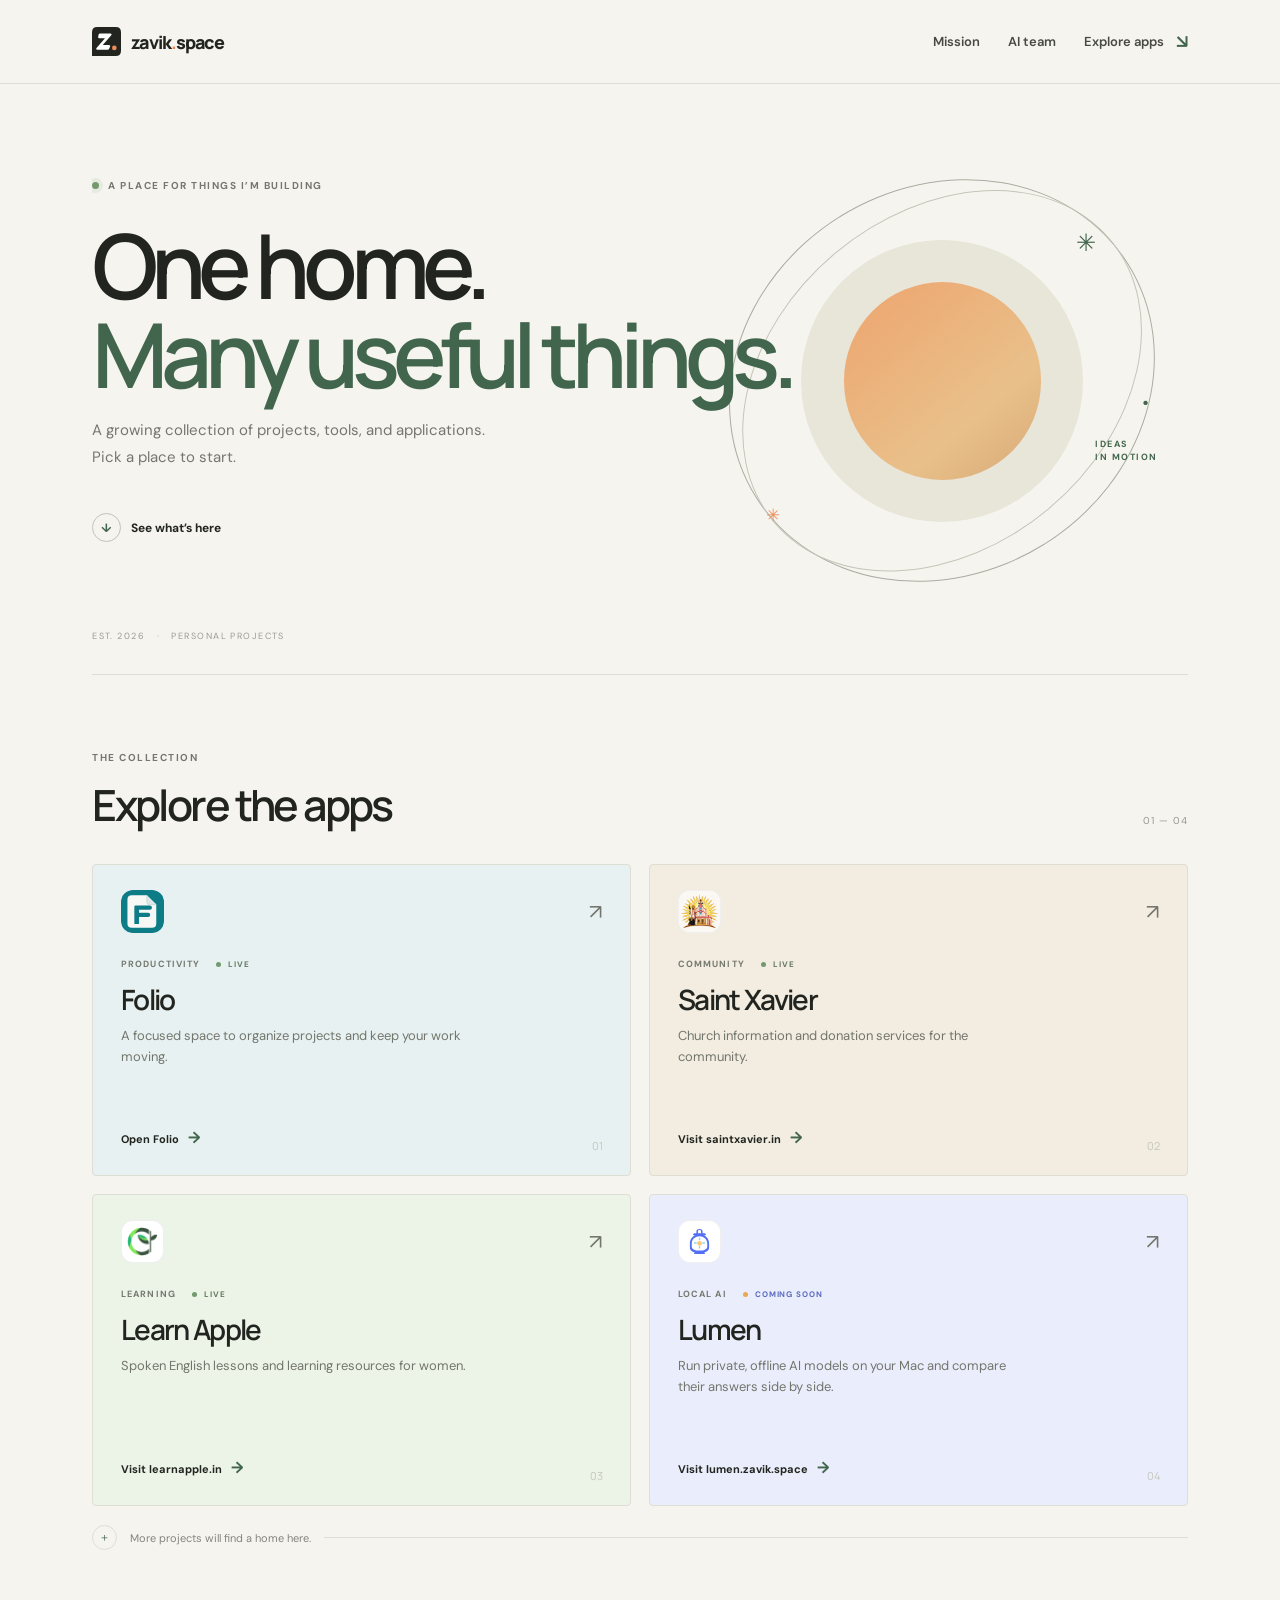
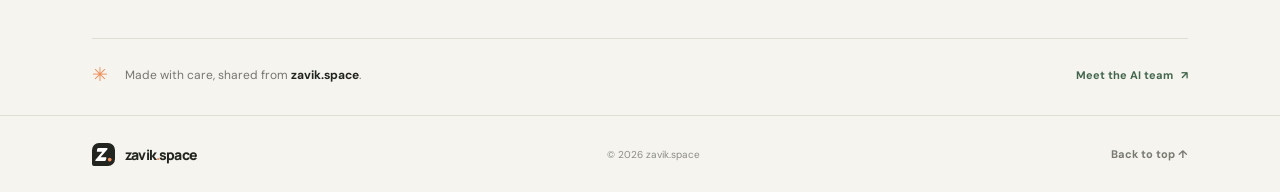
<file: index.html>
<!doctype html>
<html lang="en">
  <head>
    <meta charset="UTF-8" />
    <meta name="viewport" content="width=device-width, initial-scale=1" />
    <meta name="theme-color" content="#f6f4ef" />
    <meta name="description" content="A shared home for projects and applications." />
    <title>Zavik — Projects and applications</title>
    <link rel="icon" href="favicon.ico" sizes="48x48" />
    <link rel="icon" href="favicon.svg" type="image/svg+xml" />
    <link rel="apple-touch-icon" href="icons/apple-touch-icon.png" />
    <link rel="manifest" href="site.webmanifest" />
    <meta property="og:type" content="website" />
    <meta property="og:url" content="https://www.zavik.space/" />
    <meta property="og:title" content="zavik.space — One home. Many useful things." />
    <meta property="og:description" content="A shared home for projects and applications." />
    <meta property="og:image" content="https://www.zavik.space/icons/og-image.png" />
    <meta property="og:image:width" content="1200" />
    <meta property="og:image:height" content="630" />
    <meta name="twitter:card" content="summary_large_image" />
    <link rel="preconnect" href="https://fonts.googleapis.com" />
    <link rel="preconnect" href="https://fonts.gstatic.com" crossorigin />
    <link href="https://fonts.googleapis.com/css2?family=DM+Sans:wght@400;500;600;700&family=Manrope:wght@400;500;600;700;800&display=swap" rel="stylesheet" />
    <link rel="stylesheet" href="styles.css" />
  </head>
  <body>
    <header class="topbar">
      <a class="brand" href="#home" aria-label="Zavik home"><img class="brand-mark" src="favicon.svg" alt="" width="29" height="29" /><span>zavik<span class="brand-dot">.</span>space</span></a>
      <nav class="top-nav"><a class="top-link" href="/mission">Mission</a><a class="top-link" href="/mission#team">AI team</a><a class="top-link" href="#apps">Explore apps <span aria-hidden="true">↘</span></a></nav>
    </header>

    <main id="home">
      <section class="hero">
        <p class="eyebrow"><span class="live-dot"></span> A place for things I’m building</p>
        <h1>One home.<br /><span>Many useful things.</span></h1>
        <p class="intro">A growing collection of projects, tools, and applications. Pick a place to start.</p>
        <a class="scroll-cue" href="#apps"><span class="scroll-icon">↓</span> See what’s here</a>
        <div class="hero-art" aria-hidden="true">
          <div class="sun"></div><div class="orbit orbit-one"></div><div class="orbit orbit-two"></div>
          <div class="star star-one">✳</div><div class="star star-two">✳</div><div class="star star-three">·</div>
          <div class="art-label">IDEAS<br />IN MOTION</div>
        </div>
        <div class="hero-index">EST. 2026 <span>·</span> PERSONAL PROJECTS</div>
      </section>

      <section class="apps" id="apps">
        <div class="section-head"><div><p class="eyebrow">THE COLLECTION</p><h2>Explore the apps</h2></div><span class="count">01 — 04</span></div>
        <div class="card-grid">
          <a class="app-card folio" href="https://folio.zavik.space/" target="_blank" rel="noopener noreferrer">
            <div class="card-top"><img class="app-icon" src="images/apps/folio.svg" alt="Folio logo" width="43" height="43" /><span class="arrow" aria-hidden="true">↗</span></div>
            <div class="card-meta"><span class="tag">PRODUCTIVITY</span><span class="status"><i></i> LIVE</span></div>
            <h3>Folio</h3>
            <p>A focused space to organize projects and keep your work moving.</p>
            <span class="card-cta">Open Folio <span aria-hidden="true">→</span></span>
            <div class="card-number">01</div>
          </a>
          <a class="app-card church" href="https://saintxavier.in/" target="_blank" rel="noopener noreferrer">
            <div class="card-top"><span class="app-icon logo-tile"><img src="images/apps/saintxavier.png" alt="Saint Xavier logo" width="43" height="43" /></span><span class="arrow" aria-hidden="true">↗</span></div>
            <div class="card-meta"><span class="tag">COMMUNITY</span><span class="status"><i></i> LIVE</span></div>
            <h3>Saint Xavier</h3>
            <p>Church information and donation services for the community.</p>
            <span class="card-cta">Visit saintxavier.in <span aria-hidden="true">→</span></span>
            <div class="card-number">02</div>
          </a>
          <a class="app-card learnapple" href="https://learnapple.in/" target="_blank" rel="noopener noreferrer">
            <div class="card-top"><span class="app-icon logo-tile padded"><img src="images/apps/learnapple.png" alt="Learn Apple logo" width="43" height="43" /></span><span class="arrow" aria-hidden="true">↗</span></div>
            <div class="card-meta"><span class="tag">LEARNING</span><span class="status"><i></i> LIVE</span></div>
            <h3>Learn Apple</h3>
            <p>Spoken English lessons and learning resources for women.</p>
            <span class="card-cta">Visit learnapple.in <span aria-hidden="true">→</span></span>
            <div class="card-number">03</div>
          </a>
          <a class="app-card lumen" href="https://lumen.zavik.space/" target="_blank" rel="noopener noreferrer">
            <div class="card-top"><span class="app-icon logo-tile padded"><img src="images/apps/lumen.svg" alt="Lumen logo" width="43" height="43" /></span><span class="arrow" aria-hidden="true">↗</span></div>
            <div class="card-meta"><span class="tag">LOCAL AI</span><span class="status soon"><i></i> COMING SOON</span></div>
            <h3>Lumen</h3>
            <p>Run private, offline AI models on your Mac and compare their answers side by side.</p>
            <span class="card-cta">Visit lumen.zavik.space <span aria-hidden="true">→</span></span>
            <div class="card-number">04</div>
          </a>
        </div>
        <div class="coming-soon"><span class="plus">＋</span><span>More projects will find a home here.</span><span class="soon-line"></span></div>
      </section>

      <section class="note"><span class="note-mark">✳</span><p>Made with care, shared from <strong>zavik.space</strong>.</p><a href="/mission#team">Meet the AI team <span aria-hidden="true">↗</span></a></section>
    </main>

    <footer><a class="brand footer-brand" href="#home"><img class="brand-mark" src="favicon.svg" alt="" width="29" height="29" /><span>zavik<span class="brand-dot">.</span>space</span></a><span>© 2026 zavik.space</span><a class="back-top" href="#home">Back to top ↑</a></footer>
  </body>
</html>
</file>
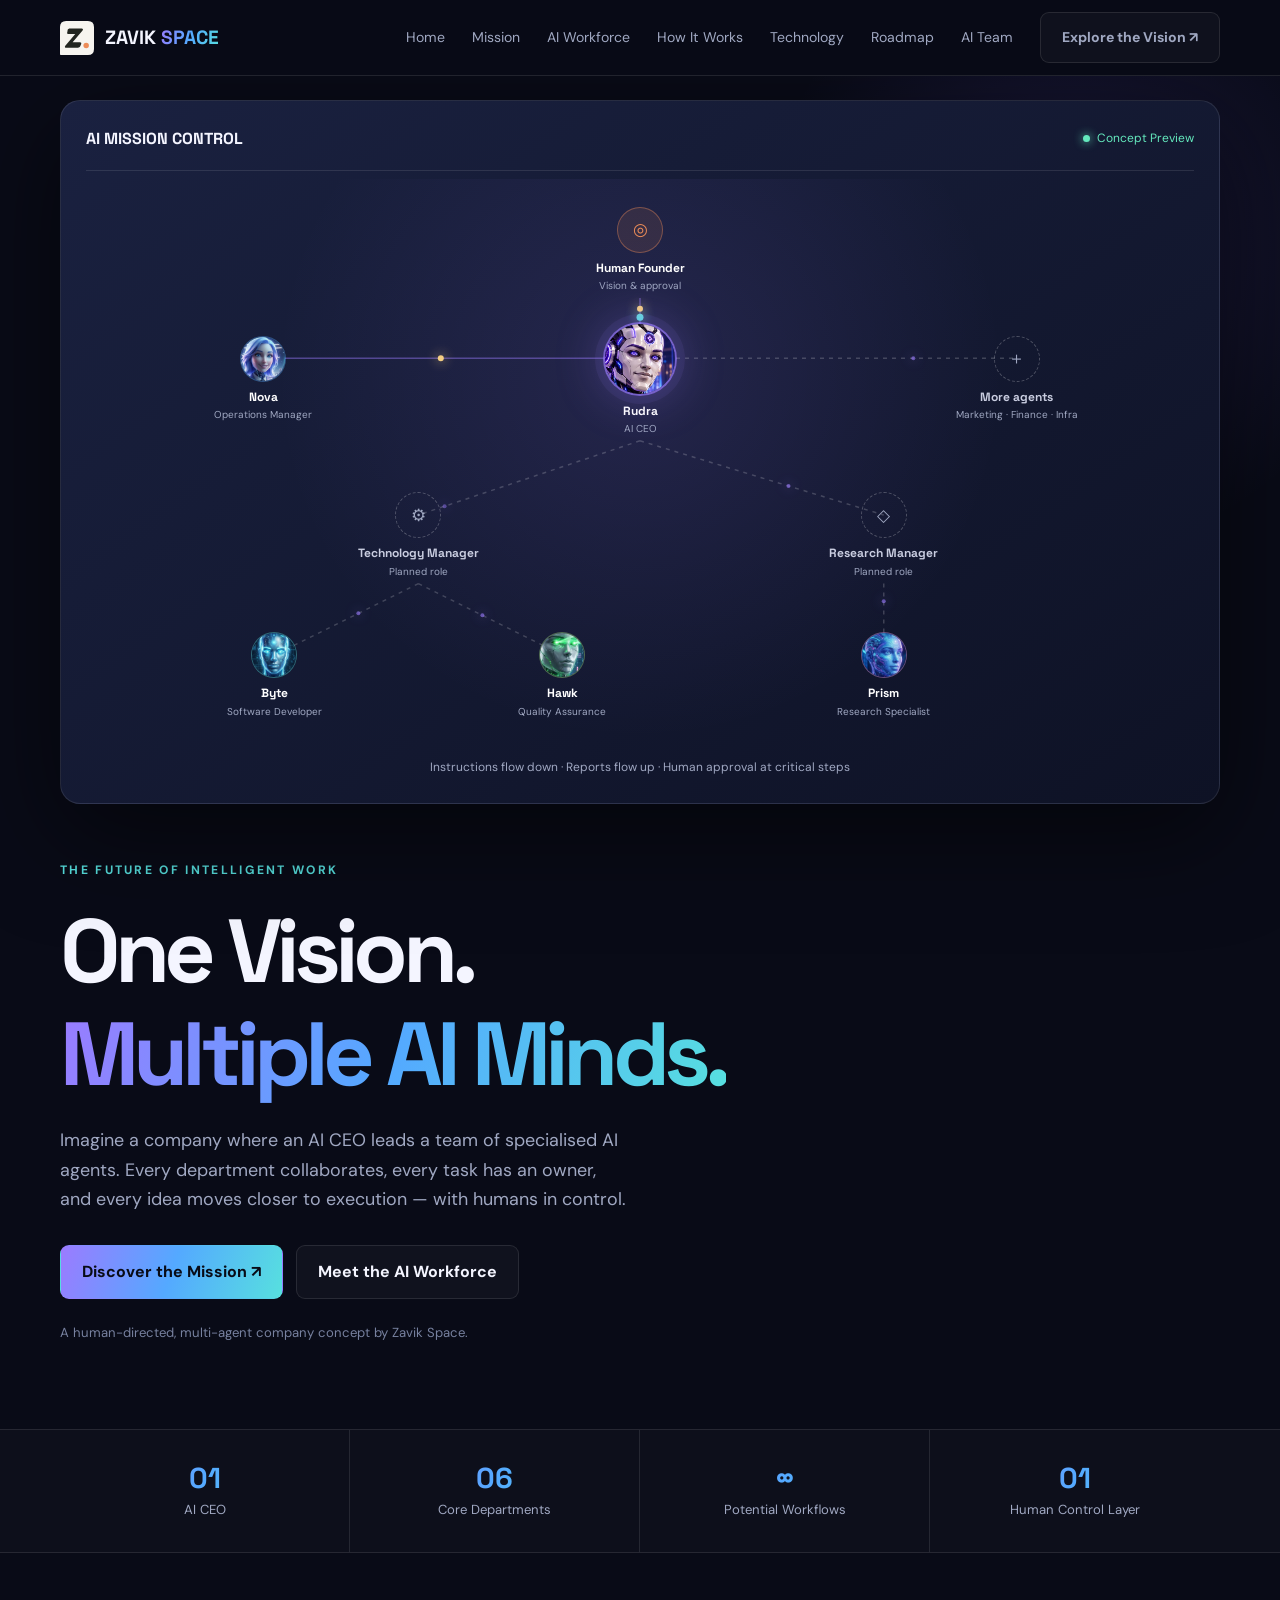
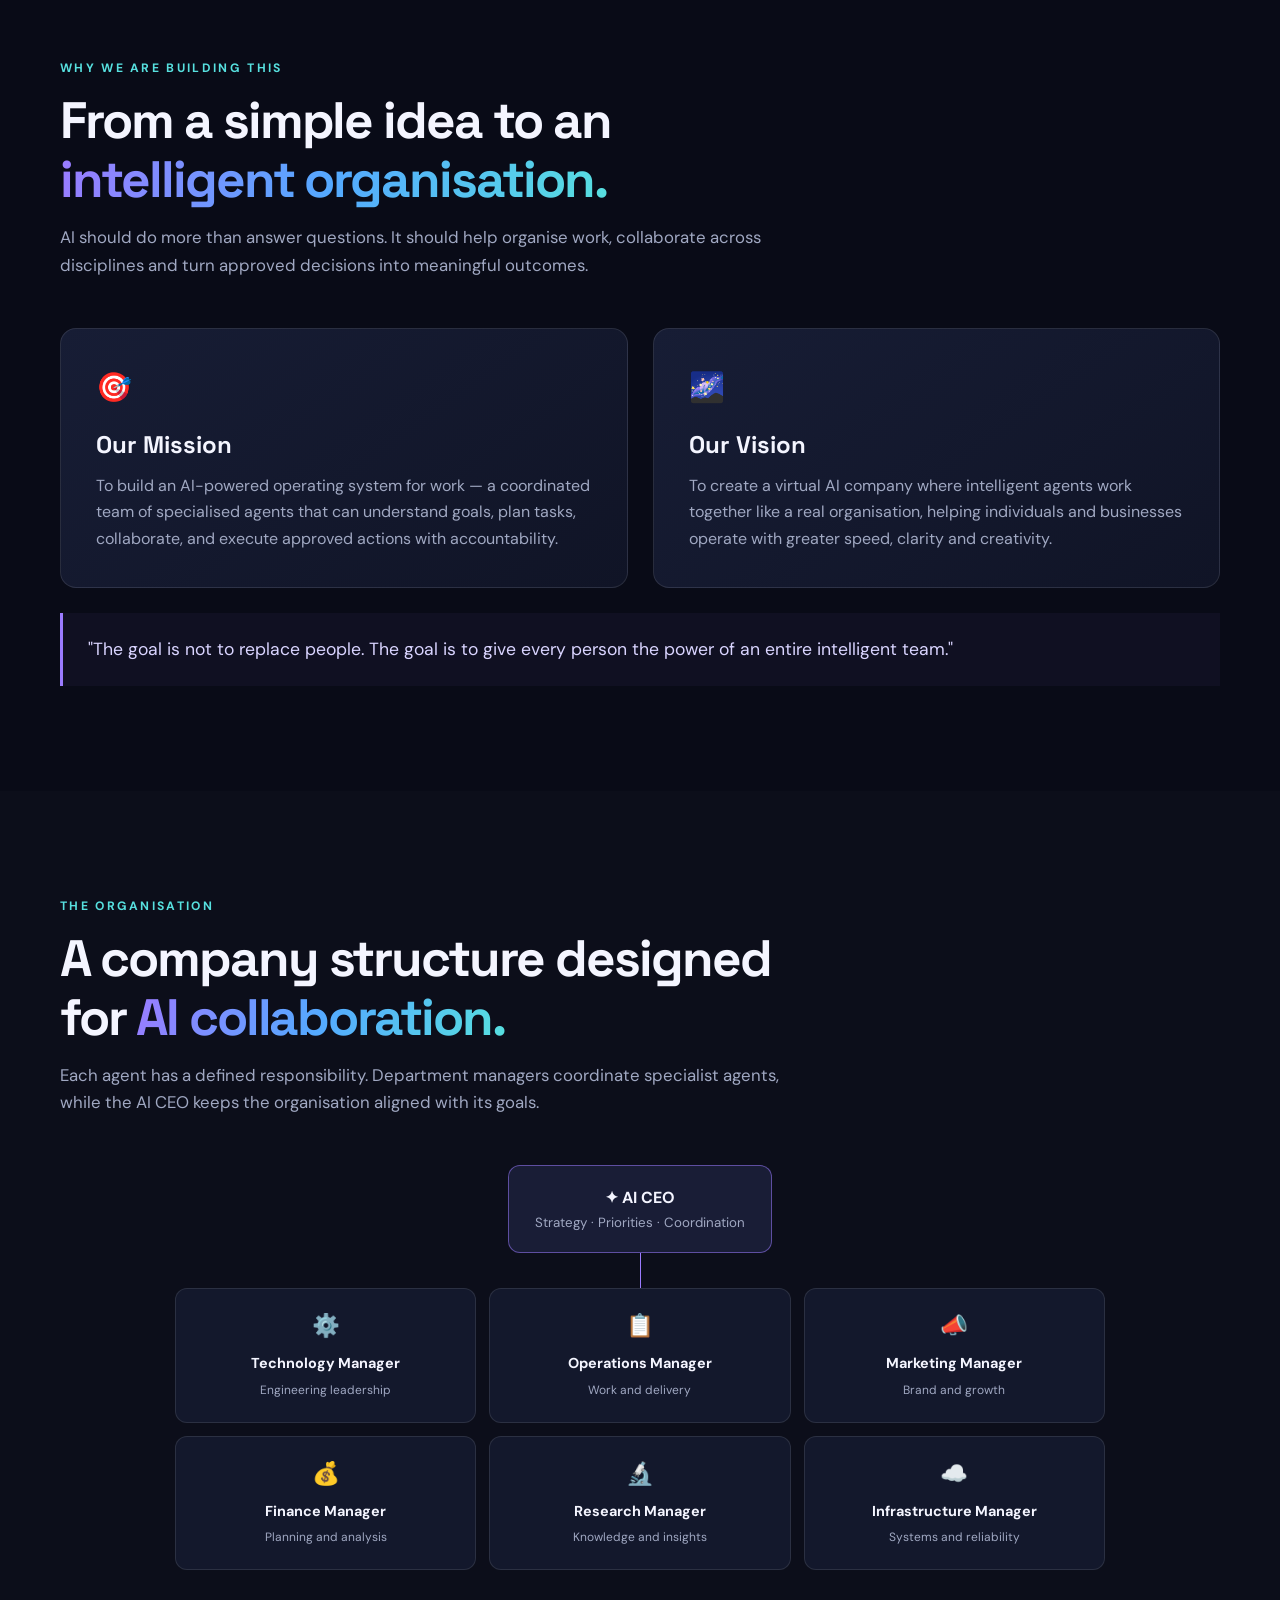
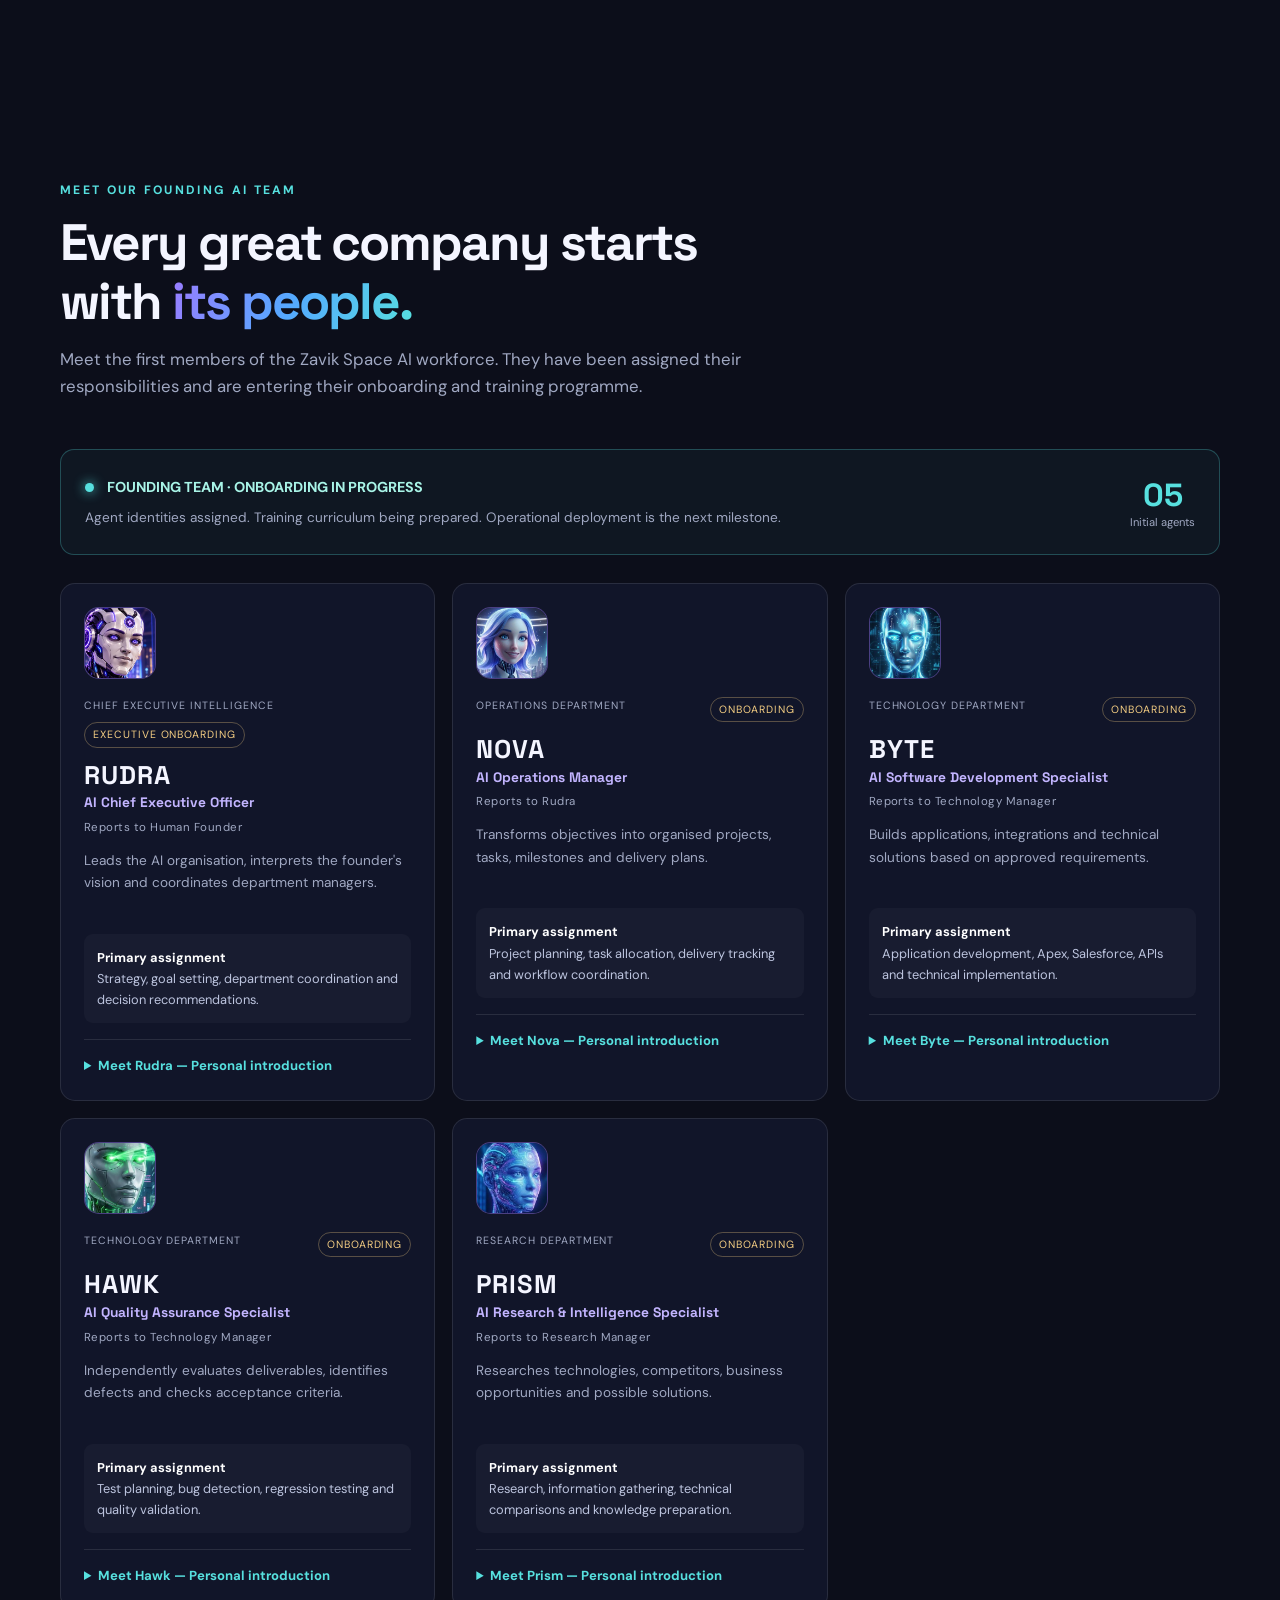
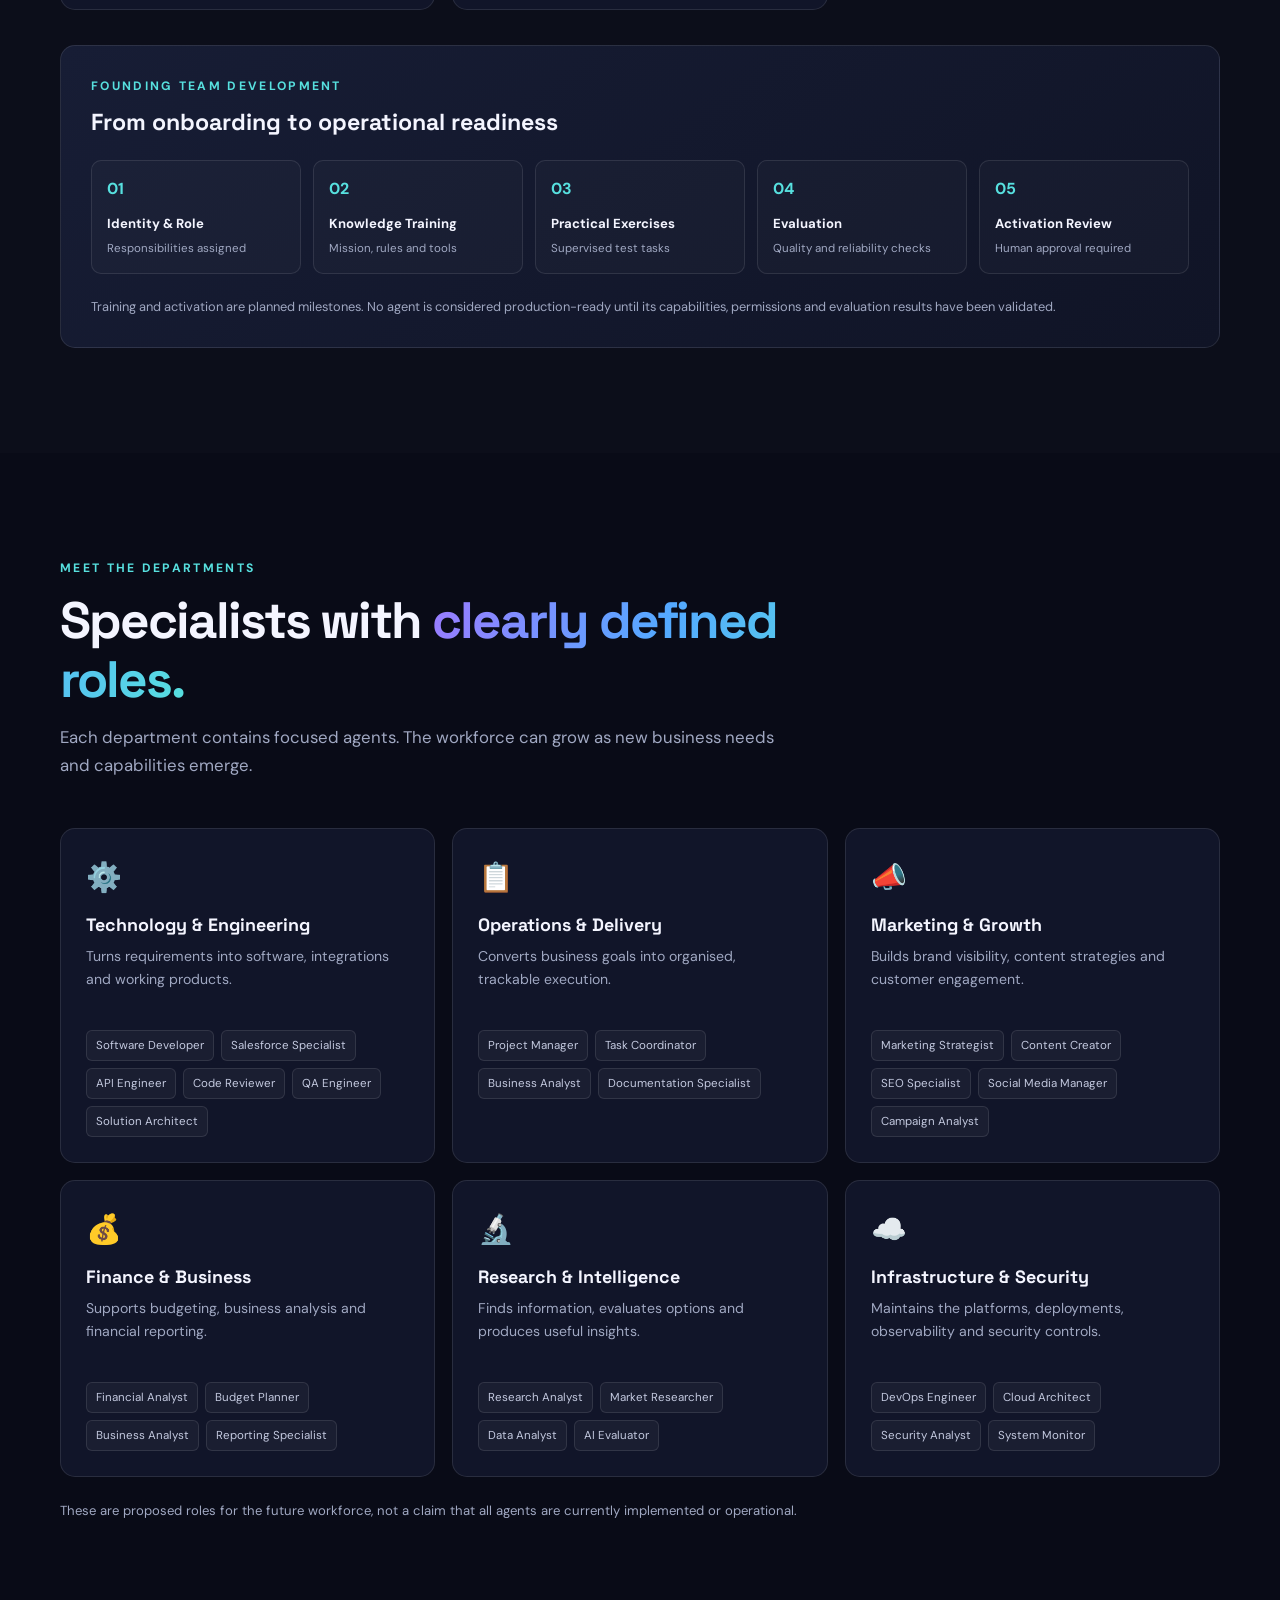
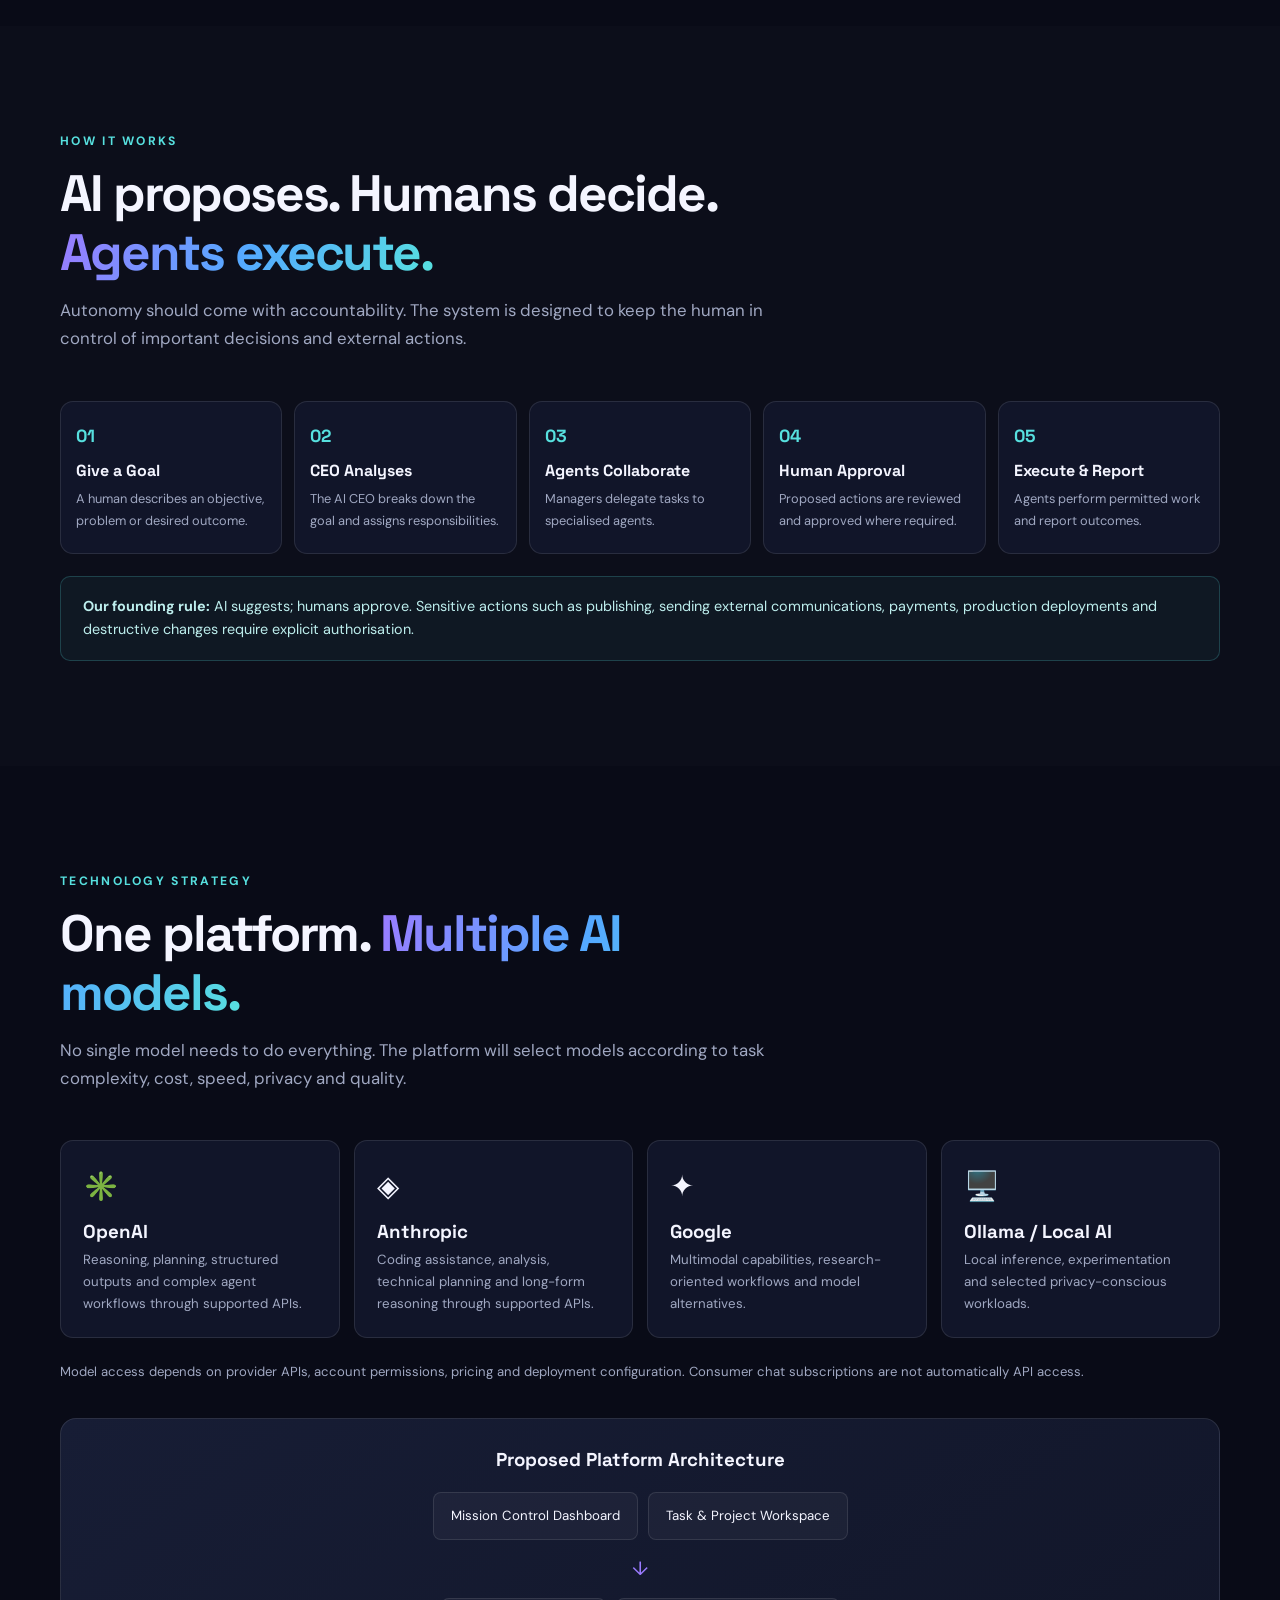
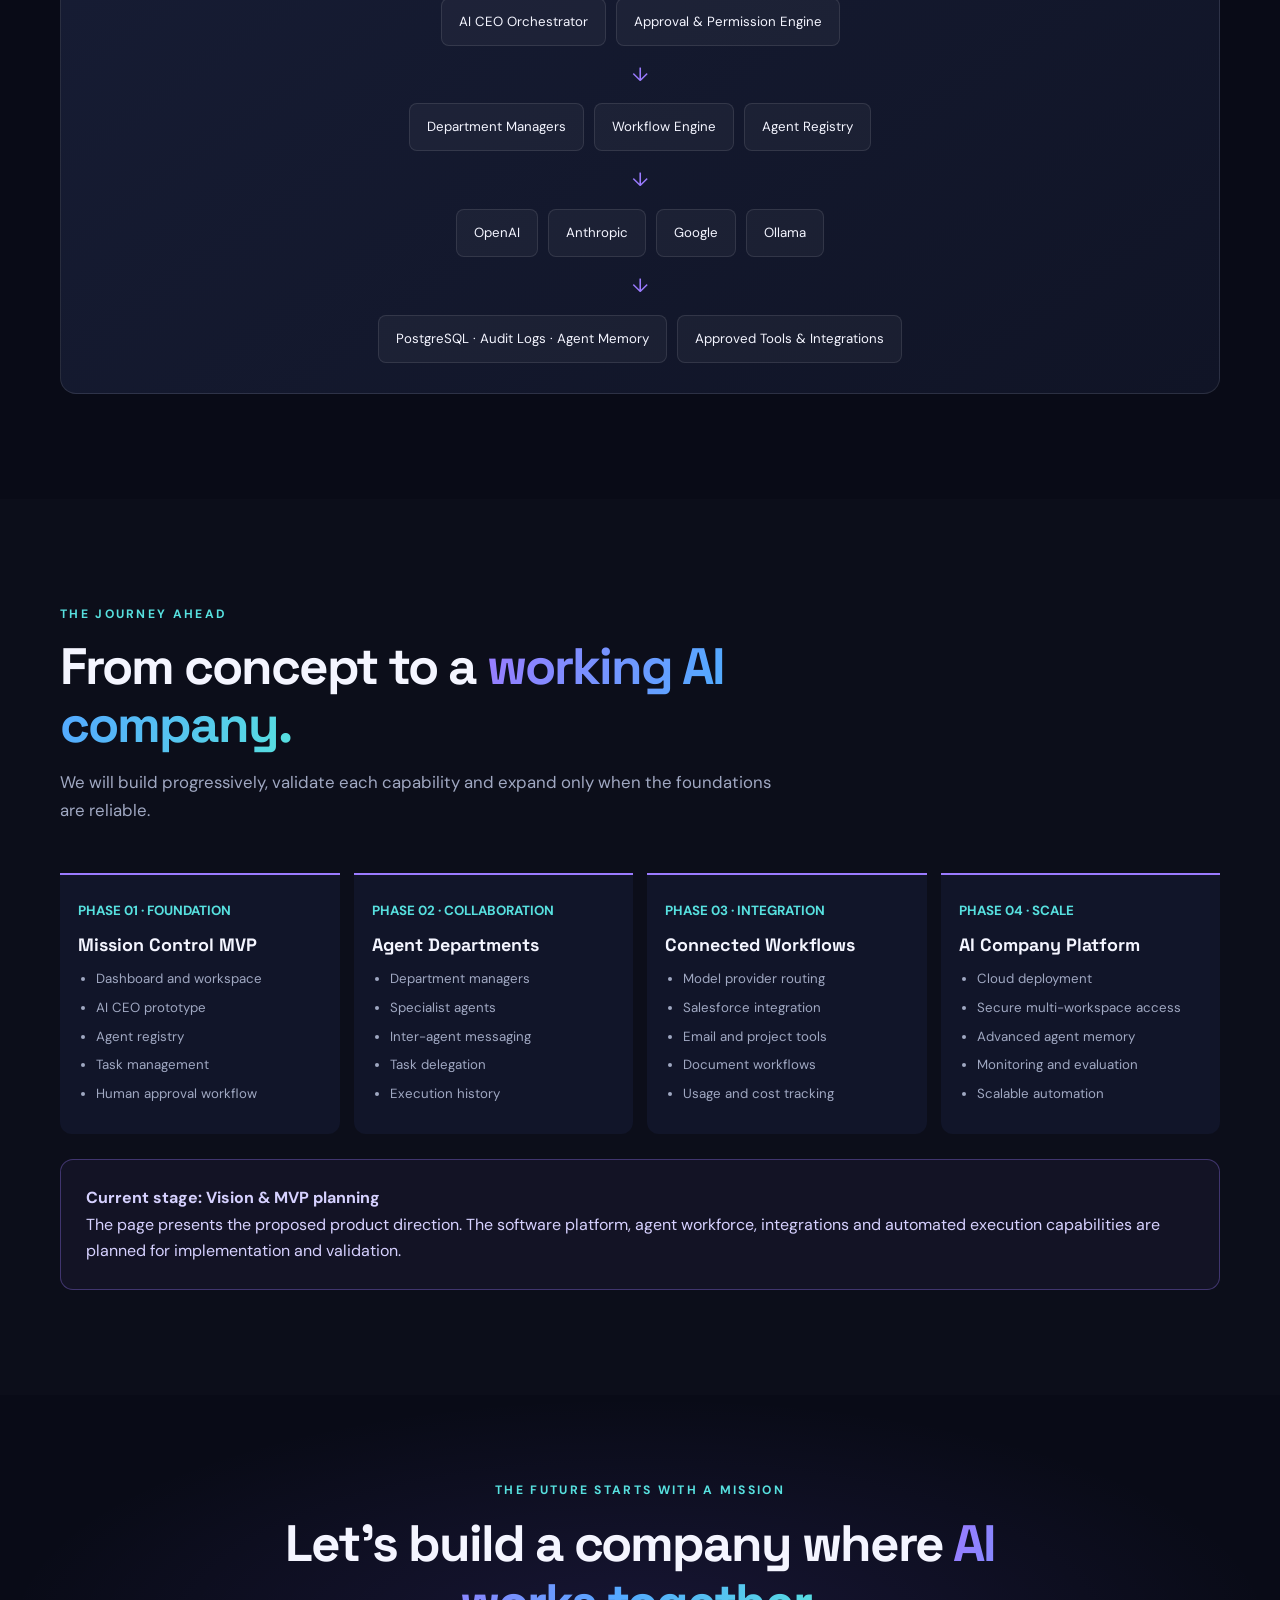
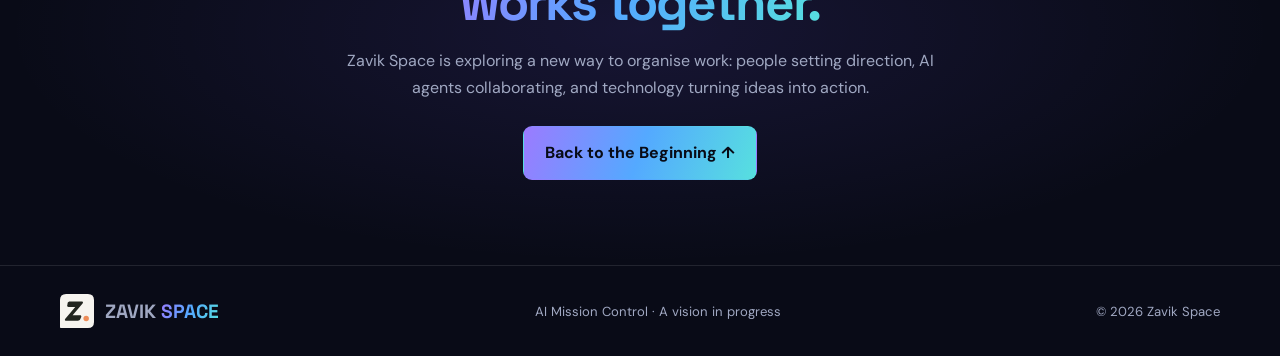
<file: mission.html>
<!DOCTYPE html>
<html lang="en">
<head>
  <meta charset="UTF-8">
  <meta name="viewport" content="width=device-width, initial-scale=1.0">
  <meta name="theme-color" content="#090b17">
  <meta name="description" content="Zavik Space AI Mission Control — a vision for an intelligent AI-powered company where autonomous agents collaborate to turn ideas into execution.">
  <title>AI Mission Control | Zavik Space</title>
  <link rel="icon" href="/favicon.ico" sizes="48x48">
  <link rel="icon" href="/favicon.svg" type="image/svg+xml">
  <link rel="apple-touch-icon" href="/icons/apple-touch-icon.png">
  <link rel="manifest" href="/site.webmanifest">
  <meta property="og:type" content="website">
  <meta property="og:url" content="https://www.zavik.space/mission">
  <meta property="og:title" content="AI Mission Control | Zavik Space">
  <meta property="og:description" content="A vision for an AI-powered company where specialised agents collaborate — with humans in control.">
  <meta property="og:image" content="https://www.zavik.space/icons/og-image.png">
  <meta name="twitter:card" content="summary_large_image">
  <link rel="preconnect" href="https://fonts.googleapis.com">
  <link rel="preconnect" href="https://fonts.gstatic.com" crossorigin>
  <link href="https://fonts.googleapis.com/css2?family=DM+Sans:wght@400;500;600;700&family=Space+Grotesk:wght@400;500;600;700&display=swap" rel="stylesheet">
  <style>
    :root {
      --bg: #090b17;
      --surface: #111529;
      --surface2: #171d35;
      --text: #f4f5ff;
      --muted: #a0a8c2;
      --purple: #9b7bff;
      --blue: #54a9ff;
      --cyan: #57e0df;
      --border: rgba(255,255,255,.1);
      --gradient: linear-gradient(110deg,#9b7bff,#54a9ff,#57e0df);
    }
    * { box-sizing: border-box; margin: 0; padding: 0; }
    html { scroll-behavior: smooth; }
    body {
      background: var(--bg);
      color: var(--text);
      font-family: 'DM Sans',sans-serif;
      line-height: 1.65;
      overflow-x: hidden;
    }
    a { color: inherit; text-decoration: none; }
    button { font: inherit; }
    .container { width: min(1160px, calc(100% - 44px)); margin: auto; }
    .gradient-text {
      background: var(--gradient);
      -webkit-background-clip: text;
      background-clip: text;
      color: transparent;
    }
    .eyebrow {
      color: var(--cyan);
      font-size: .76rem;
      font-weight: 700;
      letter-spacing: .19em;
      text-transform: uppercase;
    }
    h1,h2,h3,h4 { font-family: 'Space Grotesk',sans-serif; line-height: 1.15; }
    h2 { font-size: clamp(2rem,4vw,3.2rem); letter-spacing: -.04em; }
    .section { padding: 105px 0; }
    .section-heading { max-width: 720px; margin-bottom: 48px; }
    .section-heading h2 { margin: 14px 0; }
    .section-heading p { color: var(--muted); font-size: 1.05rem; }
    .btn {
      display: inline-flex; align-items: center; justify-content: center;
      gap: 9px; padding: 13px 21px; border-radius: 9px;
      font-weight: 700; border: 1px solid transparent; transition: .25s;
    }
    .btn-primary { background: var(--gradient); color: #080b16; }
    .btn-primary:hover { transform: translateY(-3px); box-shadow: 0 12px 35px #795eff40; }
    .btn-secondary { border-color: var(--border); background: #ffffff08; }
    .btn-secondary:hover { background: #ffffff15; border-color: #9b7bff80; }
    .navbar {
      height: 76px; display: flex; align-items: center;
      position: sticky; top: 0; z-index: 100;
      background: #090b17dc; backdrop-filter: blur(18px);
      border-bottom: 1px solid var(--border);
    }
    .nav-inner { display: flex; justify-content: space-between; align-items: center; gap: 25px; }
    .brand { display: flex; align-items: center; gap: 11px; font-weight: 700; font-family: 'Space Grotesk'; font-size: 1.2rem; }
    .brand-mark { display: block; width: 34px; height: 34px; }
    .nav-links { display: flex; gap: 27px; align-items: center; color: var(--muted); font-size: .88rem; }
    .nav-links a:hover { color: white; }
    .menu-toggle { display: none; background: none; border: 0; color: white; font-size: 1.6rem; cursor: pointer; }
    .brand, .nav-links a { white-space: nowrap; }
    /* Eight nav items: collapse to the menu button before they start wrapping */
    @media(max-width:1100px) {
      .menu-toggle { display: block; }
      .nav-links {
        display: none; position: absolute; top: 75px; left: 0; right: 0;
        background: #101426; padding: 22px; border-bottom: 1px solid var(--border);
        flex-direction: column; align-items: stretch; gap: 18px;
      }
      .nav-links.open { display: flex; }
      .nav-links .btn { width: 100%; }
    }
    .hero {
      padding: 24px 0 85px; position: relative;
      display: flex; align-items: center; overflow: hidden;
    }
    .hero:before {
      content: ""; position: absolute; width: 650px; height: 650px;
      background: radial-gradient(circle,#795eff28,transparent 68%);
      top: -160px; right: -120px; pointer-events: none;
    }
    .hero-grid { display: grid; grid-template-columns: 1fr; gap: 56px; align-items: center; position: relative; }
    .hero-grid > .control-panel { order: -1; }
    .hero h1 { font-size: clamp(3.2rem,7vw,5.8rem); letter-spacing: -.065em; margin: 20px 0; }
    .hero-copy { color: var(--muted); font-size: 1.12rem; max-width: 570px; }
    .hero-actions { display: flex; flex-wrap: wrap; gap: 13px; margin-top: 30px; }
    .hero-note { margin-top: 23px; color: #77819f; font-size: .82rem; }
    .control-panel {
      background: linear-gradient(145deg,#1a2140,#0e1225);
      border: 1px solid #ffffff18; border-radius: 20px; padding: 25px;
      box-shadow: 0 30px 100px #0008; position: relative;
    }
    .panel-top { display: flex; justify-content: space-between; align-items: center; padding-bottom: 18px; border-bottom: 1px solid var(--border); }
    .panel-top strong { font-family: 'Space Grotesk'; }
    .live { color: #64e9bd; font-size: .75rem; }
    .live:before { content: ""; display: inline-block; width: 7px; height: 7px; border-radius: 50%; background: #64e9bd; margin-right: 7px; box-shadow: 0 0 10px #64e9bd; }
    .panel-foot { color: var(--muted); font-size: .75rem; text-align: center; margin-top: 19px; }
    .stats { border-top: 1px solid var(--border); border-bottom: 1px solid var(--border); background: #ffffff04; }
    .stats-grid { display: grid; grid-template-columns: repeat(4,1fr); }
    .stat { text-align: center; padding: 30px 12px; border-right: 1px solid var(--border); }
    .stat:last-child { border: 0; }
    .stat strong { display: block; font: 700 1.8rem 'Space Grotesk'; }
    .stat span { color: var(--muted); font-size: .82rem; }
    .two-col { display: grid; grid-template-columns: 1fr 1fr; gap: 25px; }
    .vision-card {
      padding: 35px; border: 1px solid var(--border); border-radius: 16px;
      background: linear-gradient(145deg,#171d35,#101426);
    }
    .vision-card .symbol { font-size: 1.8rem; margin-bottom: 20px; }
    .vision-card h3 { font-size: 1.5rem; margin-bottom: 14px; }
    .vision-card p { color: var(--muted); }
    .quote {
      margin-top: 25px; padding: 22px 25px; border-left: 3px solid var(--purple);
      background: #9b7bff0c; color: #d9d4ff; font-size: 1.1rem;
    }
    .structure { background: #ffffff03; }
    .org { max-width: 930px; margin: auto; text-align: center; }
    .org-box {
      display: inline-block; min-width: 220px; padding: 19px 26px;
      background: #191d36; border: 1px solid #9b7bff88; border-radius: 12px;
    }
    .org-box small { color: var(--muted); display: block; }
    .org-line { width: 1px; height: 35px; background: var(--purple); margin: auto; }
    .org-managers { display: grid; grid-template-columns: repeat(3,1fr); gap: 13px; position: relative; }
    .manager {
      padding: 19px 12px; background: #13182c; border: 1px solid var(--border);
      border-radius: 12px;
    }
    .manager span { font-size: 1.4rem; display: block; margin-bottom: 7px; }
    .manager b { display: block; font-size: .9rem; }
    .manager small { color: var(--muted); font-size: .75rem; }
    .departments { display: grid; grid-template-columns: repeat(3,1fr); gap: 17px; }
    .dept-card {
      padding: 25px; border-radius: 15px; background: var(--surface);
      border: 1px solid var(--border); transition: .25s;
    }
    .dept-card:hover { transform: translateY(-5px); border-color: #9b7bff80; }
    .dept-icon { font-size: 1.8rem; margin-bottom: 14px; }
    .dept-card h3 { font-size: 1.12rem; margin-bottom: 9px; }
    .dept-card p { color: var(--muted); font-size: .88rem; min-height: 68px; }
    .agent-tags { display: flex; flex-wrap: wrap; gap: 7px; margin-top: 17px; }
    .tag { background: #ffffff0a; border: 1px solid var(--border); color: #c3c9df; padding: 5px 9px; border-radius: 6px; font-size: .72rem; }
    .agent-disclaimer { color: var(--muted); font-size: .82rem; margin-top: 23px; }
    .workflow { display: grid; grid-template-columns: repeat(5,1fr); gap: 12px; }
    .step { padding: 22px 15px; border: 1px solid var(--border); background: var(--surface); border-radius: 13px; position: relative; }
    .step-number { color: var(--cyan); font: 700 1.1rem 'Space Grotesk'; }
    .step h3 { font-size: 1rem; margin: 12px 0 8px; }
    .step p { color: var(--muted); font-size: .8rem; }
    .approval-note { margin-top: 22px; padding: 18px 22px; border-radius: 10px; background: #57e0df0c; border: 1px solid #57e0df35; color: #bdeeed; font-size: .9rem; }
    .models { display: grid; grid-template-columns: repeat(4,1fr); gap: 14px; }
    .model-card { padding: 22px; background: var(--surface); border: 1px solid var(--border); border-radius: 13px; }
    .model-card h3 { margin: 10px 0 7px; }
    .model-card p { color: var(--muted); font-size: .83rem; }
    .model-logo { font-size: 1.8rem; }
    .architecture {
      border: 1px solid var(--border); border-radius: 16px; padding: 30px;
      background: linear-gradient(145deg,#171d35,#101426);
    }
    .arch-row { display: flex; justify-content: center; flex-wrap: wrap; gap: 10px; }
    .arch-item { padding: 12px 17px; background: #ffffff0a; border: 1px solid var(--border); border-radius: 8px; font-size: .83rem; text-align: center; }
    .arch-arrow { text-align: center; color: var(--purple); padding: 13px; font-size: 1.2rem; }
    .roadmap { display: grid; grid-template-columns: repeat(4,1fr); gap: 14px; }
    .phase { border-top: 2px solid var(--purple); padding: 22px 18px; background: var(--surface); border-radius: 0 0 12px 12px; }
    .phase small { color: var(--cyan); font-weight: 700; }
    .phase h3 { margin: 12px 0; font-size: 1.12rem; }
    .phase ul { padding-left: 18px; color: var(--muted); font-size: .83rem; }
    .phase li { margin: 7px 0; }
    .status-banner {
      padding: 25px; border: 1px solid #9b7bff55; background: #9b7bff0d;
      border-radius: 13px; margin-top: 25px; color: #d6d1ff;
    }
    .cta { text-align: center; padding: 85px 25px; background: radial-gradient(ellipse at center,#795eff20,transparent 70%); }
    .cta h2 { max-width: 750px; margin: 15px auto; }
    .cta p { color: var(--muted); max-width: 600px; margin: 0 auto 25px; }
    footer { padding: 28px 0; border-top: 1px solid var(--border); color: var(--muted); font-size: .82rem; }
    .footer-inner { display: flex; justify-content: space-between; align-items: center; gap: 15px; }
    .reveal { opacity: 0; transform: translateY(20px); transition: .7s ease; }
    .reveal.visible { opacity: 1; transform: translateY(0); }
    /* Organisation map — Rudra at the centre, reporting lines drawn by the script below */
    .org-graph { position: relative; aspect-ratio: 4 / 3; padding: 22px 24px; overflow: hidden; border: 1px solid var(--border); border-radius: 16px; background: radial-gradient(circle at 50% 40%, #9b7bff1f, transparent 55%), linear-gradient(145deg,#171d35,#101426); }
    .org-graph svg { position: absolute; inset: 0; width: 100%; height: 100%; pointer-events: none; }
    .org-graph line { stroke: #9b7bff70; stroke-width: 1.5; transition: opacity .25s ease, stroke .25s ease; }
    .org-graph line.planned { stroke: #ffffff30; stroke-dasharray: 4 5; }
    .org-graph .pulse { filter: drop-shadow(0 0 6px currentColor); }
    .org-graph .pulse.down { color: #57e0df; fill: #57e0df; }
    .org-graph .pulse.up { r: 3; color: #f5ce83; fill: #f5ce83; }
    .org-graph .pulse.dim { r: 2; color: #9b7bff; fill: #9b7bff99; }
    .org-graph.focus line:not(.on) { opacity: .15; }
    .org-graph.focus line.on { stroke: #9b7bffee; stroke-width: 2; }
    .org-graph.focus .pulse:not(.on) { visibility: hidden; }
    .org-graph.focus .org-node:not(.on) { opacity: .4; }
    .org-node { position: absolute; left: calc(var(--x) * 1%); top: calc(var(--y) * 1%); z-index: 1; display: flex; width: 130px; flex-direction: column; align-items: center; gap: 3px; text-align: center; transform: translate(-50%, -50%); transition: opacity .25s ease; }
    .org-node.planned { width: 160px; }
    .org-node .agent-avatar { position: relative; display: grid; width: 60px; height: 60px; margin: 0 0 5px; place-items: center; overflow: hidden; border: 1px solid #9b7bff55; border-radius: 50%; background: #9b7bff20; font-size: 22px; transition: transform .2s ease, box-shadow .2s ease; }
    .org-node .agent-avatar img { position: absolute; inset: 0; width: 100%; height: 100%; object-fit: cover; }
    .agent-avatar.nova { border-color: #54a9ff55; background: #54a9ff18; }
    .agent-avatar.byte { border-color: #57e0df55; background: #57e0df18; }
    .agent-avatar.hawk { border-color: #a5e47b55; background: #a5e47b18; }
    .agent-avatar.prism { border-color: #e6a4ff55; background: #e6a4ff18; }
    a.org-node:hover .agent-avatar { transform: scale(1.06); box-shadow: 0 0 24px #9b7bff55; }
    .org-node b { color: #fff; font-family: 'Space Grotesk', sans-serif; font-size: 13px; line-height: 1.3; }
    .org-node small { color: var(--muted); font-size: 11px; line-height: 1.3; }
    .org-node.lead .agent-avatar { width: 104px; height: 104px; border: 2px solid #9b7bffaa; font-size: 36px; box-shadow: 0 0 0 8px #9b7bff14, 0 0 50px #9b7bff50; animation: glow 3s ease-in-out infinite; }
    .org-node.lead b { font-size: 17px; }
    @keyframes glow { 50% { box-shadow: 0 0 0 12px #9b7bff0a, 0 0 70px #9b7bff70; } }
    .org-node.founder .agent-avatar { border-color: #ed8c5866; background: #ed8c581c; color: #ed8c58; }
    .org-node.planned .agent-avatar { border: 1px dashed #ffffff40; background: transparent; color: var(--muted); }
    .org-node.planned b { color: #c9cde0; }
    .control-panel { --av: 56px; --lead: 92px; }
    .control-panel .org-graph { aspect-ratio: auto; height: clamp(400px, calc(100svh - 300px), 560px); margin-top: 8px; padding: 0; border: 0; background: radial-gradient(circle at 50% 35%, #9b7bff1f, transparent 55%); }
    .control-panel .org-graph > .eyebrow { display: none; }
    /* In the panel each node is placed by its avatar's centre, so wrapped labels hang below without shifting it */
    .control-panel .org-node { transform: translate(-50%, calc(var(--av) / -2)); }
    .control-panel .org-node.lead { transform: translate(-50%, calc(var(--lead) / -2)); }
    .control-panel .org-node .agent-avatar { width: var(--av); height: var(--av); font-size: calc(var(--av) * .36); }
    .control-panel .org-node.lead .agent-avatar { width: var(--lead); height: var(--lead); font-size: calc(var(--lead) * .34); }
    @media(max-height:900px) { .control-panel { --av: 46px; --lead: 74px; } .control-panel .org-node b { font-size: 12px; } .control-panel .org-node small { font-size: 10px; } }
    @media(max-height:760px) { .control-panel { --av: 40px; --lead: 62px; padding: 18px 22px; } .control-panel .panel-top { padding-bottom: 12px; } .control-panel .panel-foot { margin-top: 10px; } }
    .control-panel .org-node.founder { width: 160px; }
    @media(max-width:700px) {
      .control-panel .org-graph { height: 600px; }
      .control-panel .org-node { left: calc(var(--mx) * 1%); top: calc(var(--my) * 1%); width: 104px; transform: translate(-50%, -26px); }
      .control-panel .org-node.lead { transform: translate(-50%, -44px); }
      .control-panel .org-node.founder { width: 140px; }
      .control-panel .org-node.planned { width: 120px; }
      .control-panel .org-node .agent-avatar { width: 52px; height: 52px; font-size: 19px; }
      .control-panel .org-node.lead .agent-avatar { width: 88px; height: 88px; font-size: 30px; }
    }
    @media(max-width:600px) {
      .org-graph { aspect-ratio: 9 / 17; padding: 18px; }
      .org-graph > .eyebrow { display: none; }
      .org-node { left: calc(var(--mx) * 1%); top: calc(var(--my) * 1%); width: 92px; }
      .org-node.planned { width: 120px; }
      .org-node .agent-avatar { width: 48px; height: 48px; font-size: 18px; }
      .org-node.lead .agent-avatar { width: 80px; height: 80px; font-size: 28px; }
      .org-node b { font-size: 12px; }
      .org-node small { font-size: 10px; }
    }
    @media(prefers-reduced-motion: reduce) { .org-node.lead .agent-avatar { animation: none; } }
    @media(max-width:600px) {
      .control-panel { padding: 18px; }
      .control-panel .org-graph { height: 560px; }
      .control-panel .org-node { width: 88px; transform: translate(-50%, -23px); }
      .control-panel .org-node.lead { transform: translate(-50%, -38px); }
      .control-panel .org-node.founder { width: 140px; }
      .control-panel .org-node.planned { width: 112px; }
      .control-panel .org-node .agent-avatar { width: 46px; height: 46px; font-size: 17px; }
      .control-panel .org-node.lead .agent-avatar { width: 76px; height: 76px; font-size: 26px; }
    }
    /* Founding AI team cards */
    .onboarding-banner { display: flex; align-items: center; justify-content: space-between; gap: 20px; margin-bottom: 28px; padding: 24px; border: 1px solid #57e0df45; border-radius: 14px; background: #57e0df0b; }
    .onboarding-banner strong { color: #a8f4e7; font-size: .9rem; }
    .onboarding-banner p { margin-top: 7px; color: var(--muted); font-size: .85rem; }
    .training-pulse { display: inline-block; width: 9px; height: 9px; margin-right: 9px; border-radius: 50%; background: var(--cyan); box-shadow: 0 0 12px var(--cyan); animation: blink 2s ease-in-out infinite; }
    @keyframes blink { 50% { opacity: .35; } }
    .training-count { color: var(--cyan); font: 700 2rem 'Space Grotesk', sans-serif; text-align: center; }
    .training-count small { display: block; color: var(--muted); font: 400 .7rem 'DM Sans', sans-serif; }
    .agent-roster { display: grid; grid-template-columns: repeat(3, minmax(0, 1fr)); gap: 17px; }
    .agent-profile { padding: 23px; border: 1px solid var(--border); border-radius: 15px; background: var(--surface); transition: transform .25s ease, border-color .25s ease; scroll-margin-top: 96px; }
    .agent-profile:hover { transform: translateY(-4px); border-color: #9b7bff80; }
    .agent-profile .agent-avatar { position: relative; display: grid; width: 72px; height: 72px; margin-bottom: 18px; place-items: center; overflow: hidden; border: 1px solid #9b7bff55; border-radius: 15px; background: #9b7bff20; font-size: 1.8rem; }
    .agent-profile .agent-avatar img { position: absolute; inset: 0; width: 100%; height: 100%; object-fit: cover; }
    .agent-meta { display: flex; flex-wrap: wrap; justify-content: space-between; gap: 8px; color: var(--muted); font-size: .66rem; letter-spacing: .09em; }
    .status-training { padding: 3px 8px; border: 1px solid #f5ce8350; border-radius: 20px; color: #f5ce83; }
    .agent-profile h3 { margin-top: 13px; font-size: 1.6rem; letter-spacing: .04em; }
    .agent-profile h4 { margin: 5px 0 13px; color: #c3b5ff; font-size: .86rem; }
    .agent-reports { display: block; margin: -6px 0 13px; color: var(--muted); font-size: .72rem; letter-spacing: .04em; }
    .agent-profile p { min-height: 68px; color: var(--muted); font-size: .85rem; }
    .agent-assignment { margin: 16px 0; padding: 13px; border-radius: 9px; background: #ffffff08; color: #bdc5df; font-size: .8rem; }
    .agent-assignment b { color: #fff; }
    .agent-profile details { padding-top: 15px; border-top: 1px solid var(--border); }
    .agent-profile summary { color: var(--cyan); font-size: .82rem; font-weight: 700; cursor: pointer; }
    .agent-profile blockquote { margin: 14px 0; padding: 13px; border-left: 2px solid var(--purple); background: #9b7bff0d; color: #d8d6ed; font-size: .82rem; }
    .agent-profile details > b { font-size: .8rem; }
    .agent-profile details ul { margin-top: 8px; padding-left: 18px; color: var(--muted); font-size: .78rem; }
    .agent-profile details li { margin: 5px 0; }
    .training-roadmap { margin-top: 35px; padding: 30px; border: 1px solid var(--border); border-radius: 15px; background: linear-gradient(145deg, #171d35, #101426); }
    .training-roadmap h3 { margin: 12px 0 25px; font-size: 1.45rem; }
    .training-stages { display: grid; grid-template-columns: repeat(5, minmax(0, 1fr)); gap: 12px; }
    .training-stages > div { padding: 15px; border: 1px solid var(--border); border-radius: 10px; background: #ffffff06; }
    .training-stages span { display: block; margin-bottom: 10px; color: var(--cyan); font-weight: 700; }
    .training-stages b { display: block; font-size: .82rem; }
    .training-stages small { display: block; margin-top: 5px; color: var(--muted); font-size: .72rem; }
    .training-footnote { margin-top: 22px; color: var(--muted); font-size: .8rem; }
    @media(max-width:900px) {
      .agent-roster { grid-template-columns: repeat(2, minmax(0, 1fr)); }
      .training-stages { grid-template-columns: repeat(3, minmax(0, 1fr)); }
    }
    @media(max-width:600px) {
      .agent-roster { grid-template-columns: 1fr; }
      .training-stages { grid-template-columns: repeat(2, minmax(0, 1fr)); }
      .onboarding-banner { align-items: flex-start; }
      .agent-profile p { min-height: 0; }
      .training-roadmap { padding: 22px; }
    }
    @media(max-width:900px) {
      .hero-grid { grid-template-columns: 1fr; }
      .hero { padding: 20px 0 70px; }
      .control-panel { width: 100%; }
      .departments { grid-template-columns: repeat(2,1fr); }
      .models { grid-template-columns: repeat(2,1fr); }
      .workflow { grid-template-columns: repeat(3,1fr); }
      .roadmap { grid-template-columns: repeat(2,1fr); }
    }
    @media(max-width:650px) {
      .container { width: min(100% - 30px,1160px); }
      .section { padding: 75px 0; }
      .menu-toggle { display: block; }
      .nav-links {
        display: none; position: absolute; top: 75px; left: 0; right: 0;
        background: #101426; padding: 22px; border-bottom: 1px solid var(--border);
        flex-direction: column; align-items: stretch; gap: 18px;
      }
      .nav-links.open { display: flex; }
      .nav-links .btn { width: 100%; }
      .hero h1 { font-size: 3.3rem; }
      .two-col { grid-template-columns: 1fr; }
      .stats-grid { grid-template-columns: repeat(2,1fr); }
      .stat:nth-child(2) { border-right: 0; }
      .stat:nth-child(-n+2) { border-bottom: 1px solid var(--border); }
      .org-managers { grid-template-columns: repeat(2,1fr); }
      .departments { grid-template-columns: 1fr; }
      .workflow { grid-template-columns: repeat(2,1fr); }
      .models { grid-template-columns: 1fr 1fr; }
      .roadmap { grid-template-columns: 1fr; }
      .footer-inner { flex-direction: column; text-align: center; }
    }
    @media(max-width:390px) {
      .workflow { grid-template-columns: 1fr; }
      .models { grid-template-columns: 1fr; }
    }
  </style>
</head>
<body>

<header class="navbar">
  <div class="container nav-inner">
    <a href="/" class="brand" aria-label="zavik.space home">
      <img class="brand-mark" src="/icons/logo-mark-dark-background.svg" alt="" width="34" height="34">
      <span>ZAVIK <span class="gradient-text">SPACE</span></span>
    </a>
    <button class="menu-toggle" id="menuToggle" aria-label="Toggle navigation">☰</button>
    <nav class="nav-links" id="navLinks">
      <a href="/">Home</a>
      <a href="#mission">Mission</a>
      <a href="#workforce">AI Workforce</a>
      <a href="#workflow">How It Works</a>
      <a href="#technology">Technology</a>
      <a href="#roadmap">Roadmap</a>
      <a href="#team">AI Team</a>
      <a href="#roadmap" class="btn btn-secondary">Explore the Vision ↗</a>
    </nav>
  </div>
</header>

<main>
  <section class="hero" id="home">
    <div class="container hero-grid">
      <div>
        <div class="eyebrow">The future of intelligent work</div>
        <h1>One Vision.<br><span class="gradient-text">Multiple AI Minds.</span></h1>
        <p class="hero-copy">
          Imagine a company where an AI CEO leads a team of specialised AI agents.
          Every department collaborates, every task has an owner, and every idea
          moves closer to execution — with humans in control.
        </p>
        <div class="hero-actions">
          <a class="btn btn-primary" href="#mission">Discover the Mission ↗</a>
          <a class="btn btn-secondary" href="#workforce">Meet the AI Workforce</a>
        </div>
        <p class="hero-note">A human-directed, multi-agent company concept by Zavik Space.</p>
      </div>

      <div class="control-panel">
        <div class="panel-top">
          <strong>AI MISSION CONTROL</strong>
          <span class="live">Concept Preview</span>
        </div>
          <div class="org-graph" aria-label="Organisation map: Rudra leads the AI team and reports to the human founder">
              <div class="eyebrow">Organisation map</div>
              <svg aria-hidden="true"></svg>
              <div class="org-nodes">
                <div class="org-node founder" data-id="founder" style="--x:50;--y:9;--mx:50;--my:8"><span class="agent-avatar founder">◎</span><b>Human Founder</b><small>Vision &amp; approval</small></div>
                <a class="org-node lead" href="#agent-rudra" data-id="rudra" data-parent="founder" style="--x:50;--y:32;--mx:50;--my:30"><span class="agent-avatar rudra">✦<img src="/images/agents/rudra.jpg" alt="" loading="lazy" onerror="this.remove()" /></span><b>Rudra</b><small>AI CEO</small></a>
                <a class="org-node " href="#agent-nova" data-id="nova" data-parent="rudra" style="--x:16;--y:32;--mx:22;--my:50"><span class="agent-avatar nova">◉<img src="/images/agents/nova.jpg" alt="" loading="lazy" onerror="this.remove()" /></span><b>Nova</b><small>Operations Manager</small></a>
                <div class="org-node planned" data-id="future" data-parent="rudra" style="--x:84;--y:32;--mx:78;--my:50"><span class="agent-avatar future">＋</span><b>More agents</b><small>Marketing · Finance · Infra</small></div>
                <div class="org-node planned" data-id="techmgr" data-parent="rudra" style="--x:30;--y:60;--mx:28;--my:67"><span class="agent-avatar techmgr">⚙</span><b>Technology Manager</b><small>Planned role</small></div>
                <div class="org-node planned" data-id="researchmgr" data-parent="rudra" style="--x:72;--y:60;--mx:75;--my:67"><span class="agent-avatar researchmgr">◇</span><b>Research Manager</b><small>Planned role</small></div>
                <a class="org-node " href="#agent-byte" data-id="byte" data-parent="techmgr" style="--x:17;--y:85;--mx:14;--my:86"><span class="agent-avatar byte">⌘<img src="/images/agents/byte.jpg" alt="" loading="lazy" onerror="this.remove()" /></span><b>Byte</b><small>Software Developer</small></a>
                <a class="org-node " href="#agent-hawk" data-id="hawk" data-parent="techmgr" style="--x:43;--y:85;--mx:43;--my:86"><span class="agent-avatar hawk">◎<img src="/images/agents/hawk.jpg" alt="" loading="lazy" onerror="this.remove()" /></span><b>Hawk</b><small>Quality Assurance</small></a>
                <a class="org-node " href="#agent-prism" data-id="prism" data-parent="researchmgr" style="--x:72;--y:85;--mx:75;--my:86"><span class="agent-avatar prism">◇<img src="/images/agents/prism.jpg" alt="" loading="lazy" onerror="this.remove()" /></span><b>Prism</b><small>Research Specialist</small></a>
              </div>
            </div>
        <p class="panel-foot">Instructions flow down · Reports flow up · Human approval at critical steps</p>
      </div>
    </div>
  </section>

  <section class="stats">
    <div class="container stats-grid">
      <div class="stat"><strong class="gradient-text">01</strong><span>AI CEO</span></div>
      <div class="stat"><strong class="gradient-text">06</strong><span>Core Departments</span></div>
      <div class="stat"><strong class="gradient-text">∞</strong><span>Potential Workflows</span></div>
      <div class="stat"><strong class="gradient-text">01</strong><span>Human Control Layer</span></div>
    </div>
  </section>

  <section class="section" id="mission">
    <div class="container">
      <div class="section-heading reveal">
        <div class="eyebrow">Why we are building this</div>
        <h2>From a simple idea to an <span class="gradient-text">intelligent organisation.</span></h2>
        <p>AI should do more than answer questions. It should help organise work, collaborate across disciplines and turn approved decisions into meaningful outcomes.</p>
      </div>
      <div class="two-col reveal">
        <article class="vision-card">
          <div class="symbol">🎯</div>
          <h3>Our Mission</h3>
          <p>To build an AI-powered operating system for work — a coordinated team of specialised agents that can understand goals, plan tasks, collaborate, and execute approved actions with accountability.</p>
        </article>
        <article class="vision-card">
          <div class="symbol">🌌</div>
          <h3>Our Vision</h3>
          <p>To create a virtual AI company where intelligent agents work together like a real organisation, helping individuals and businesses operate with greater speed, clarity and creativity.</p>
        </article>
      </div>
      <div class="quote reveal">
        "The goal is not to replace people. The goal is to give every person the power of an entire intelligent team."
      </div>
    </div>
  </section>

  <section class="section structure" id="structure">
    <div class="container">
      <div class="section-heading reveal">
        <div class="eyebrow">The organisation</div>
        <h2>A company structure designed for <span class="gradient-text">AI collaboration.</span></h2>
        <p>Each agent has a defined responsibility. Department managers coordinate specialist agents, while the AI CEO keeps the organisation aligned with its goals.</p>
      </div>
      <div class="org reveal">
        <div class="org-box"><b>✦ AI CEO</b><small>Strategy · Priorities · Coordination</small></div>
        <div class="org-line"></div>
        <div class="org-managers">
          <div class="manager"><span>⚙️</span><b>Technology Manager</b><small>Engineering leadership</small></div>
          <div class="manager"><span>📋</span><b>Operations Manager</b><small>Work and delivery</small></div>
          <div class="manager"><span>📣</span><b>Marketing Manager</b><small>Brand and growth</small></div>
          <div class="manager"><span>💰</span><b>Finance Manager</b><small>Planning and analysis</small></div>
          <div class="manager"><span>🔬</span><b>Research Manager</b><small>Knowledge and insights</small></div>
          <div class="manager"><span>☁️</span><b>Infrastructure Manager</b><small>Systems and reliability</small></div>
        </div>
      </div>
    </div>
  </section>

  <section class="section structure" id="team">
    <div class="container">
      <div class="section-heading reveal">
        <div class="eyebrow">Meet our founding AI team</div>
        <h2>Every great company starts with <span class="gradient-text">its people.</span></h2>
        <p>Meet the first members of the Zavik Space AI workforce. They have been assigned their responsibilities and are entering their onboarding and training programme.</p>
      </div>

      <div class="onboarding-banner reveal">
        <div>
          <span class="training-pulse"></span>
          <strong>FOUNDING TEAM · ONBOARDING IN PROGRESS</strong>
          <p>Agent identities assigned. Training curriculum being prepared. Operational deployment is the next milestone.</p>
        </div>
        <div class="training-count">05 <small>Initial agents</small></div>
      </div>

      <div class="agent-roster">

        <article class="agent-profile reveal" id="agent-rudra">
          <div class="agent-avatar rudra">✦<img src="/images/agents/rudra.jpg" alt="Rudra" loading="lazy" onerror="this.remove()" /></div>
          <div class="agent-meta"><span>CHIEF EXECUTIVE INTELLIGENCE</span><span class="status-training">EXECUTIVE ONBOARDING</span></div>
          <h3>RUDRA</h3>
          <h4>AI Chief Executive Officer</h4>
          <span class="agent-reports">Reports to Human Founder</span>
          <p>Leads the AI organisation, interprets the founder's vision and coordinates department managers.</p>
          <div class="agent-assignment"><b>Primary assignment</b><br>Strategy, goal setting, department coordination and decision recommendations.</div>
          <details>
            <summary>Meet Rudra — Personal introduction</summary>
            <blockquote>"I am Rudra. My responsibility is to understand the founder's vision, turn it into a strategy, and ensure every department works towards the same mission."</blockquote>
            <b>Training curriculum</b>
            <ul><li>Company mission and vision</li><li>Strategic planning</li><li>Agent delegation and coordination</li><li>Decision-making and approval boundaries</li><li>Performance monitoring</li></ul>
          </details>
        </article>

        <article class="agent-profile reveal" id="agent-nova">
          <div class="agent-avatar nova">◉<img src="/images/agents/nova.jpg" alt="Nova" loading="lazy" onerror="this.remove()" /></div>
          <div class="agent-meta"><span>OPERATIONS DEPARTMENT</span><span class="status-training">ONBOARDING</span></div>
          <h3>NOVA</h3>
          <h4>AI Operations Manager</h4>
          <span class="agent-reports">Reports to Rudra</span>
          <p>Transforms objectives into organised projects, tasks, milestones and delivery plans.</p>
          <div class="agent-assignment"><b>Primary assignment</b><br>Project planning, task allocation, delivery tracking and workflow coordination.</div>
          <details>
            <summary>Meet Nova — Personal introduction</summary>
            <blockquote>"Hello, I am Nova. I will make sure ideas become organised tasks, responsibilities are clear, and progress is visible."</blockquote>
            <b>Training curriculum</b>
            <ul><li>Project and task management</li><li>Work breakdown and prioritisation</li><li>Department coordination</li><li>Progress and risk reporting</li><li>Escalation management</li></ul>
          </details>
        </article>

        <article class="agent-profile reveal" id="agent-byte">
          <div class="agent-avatar byte">⌘<img src="/images/agents/byte.jpg" alt="Byte" loading="lazy" onerror="this.remove()" /></div>
          <div class="agent-meta"><span>TECHNOLOGY DEPARTMENT</span><span class="status-training">ONBOARDING</span></div>
          <h3>BYTE</h3>
          <h4>AI Software Development Specialist</h4>
          <span class="agent-reports">Reports to Technology Manager</span>
          <p>Builds applications, integrations and technical solutions based on approved requirements.</p>
          <div class="agent-assignment"><b>Primary assignment</b><br>Application development, Apex, Salesforce, APIs and technical implementation.</div>
          <details>
            <summary>Meet Byte — Personal introduction</summary>
            <blockquote>"Hi, I am Byte. I turn technical requirements into working solutions. My goal is to build reliable software and explain my implementation clearly."</blockquote>
            <b>Training curriculum</b>
            <ul><li>Engineering standards and architecture</li><li>Apex, LWC and Salesforce development</li><li>API and integration patterns</li><li>Secure coding and code reviews</li><li>Testing and documentation practices</li></ul>
          </details>
        </article>

        <article class="agent-profile reveal" id="agent-hawk">
          <div class="agent-avatar hawk">◎<img src="/images/agents/hawk.jpg" alt="Hawk" loading="lazy" onerror="this.remove()" /></div>
          <div class="agent-meta"><span>TECHNOLOGY DEPARTMENT</span><span class="status-training">ONBOARDING</span></div>
          <h3>HAWK</h3>
          <h4>AI Quality Assurance Specialist</h4>
          <span class="agent-reports">Reports to Technology Manager</span>
          <p>Independently evaluates deliverables, identifies defects and checks acceptance criteria.</p>
          <div class="agent-assignment"><b>Primary assignment</b><br>Test planning, bug detection, regression testing and quality validation.</div>
          <details>
            <summary>Meet Hawk — Personal introduction</summary>
            <blockquote>"I am Hawk. I challenge assumptions, find weaknesses and test every solution before it is considered ready."</blockquote>
            <b>Training curriculum</b>
            <ul><li>Test planning and acceptance criteria</li><li>Functional and regression testing</li><li>Bug classification and reporting</li><li>Edge-case and boundary testing</li><li>Release-readiness assessment</li></ul>
          </details>
        </article>

        <article class="agent-profile reveal" id="agent-prism">
          <div class="agent-avatar prism">◇<img src="/images/agents/prism.jpg" alt="Prism" loading="lazy" onerror="this.remove()" /></div>
          <div class="agent-meta"><span>RESEARCH DEPARTMENT</span><span class="status-training">ONBOARDING</span></div>
          <h3>PRISM</h3>
          <h4>AI Research &amp; Intelligence Specialist</h4>
          <span class="agent-reports">Reports to Research Manager</span>
          <p>Researches technologies, competitors, business opportunities and possible solutions.</p>
          <div class="agent-assignment"><b>Primary assignment</b><br>Research, information gathering, technical comparisons and knowledge preparation.</div>
          <details>
            <summary>Meet Prism — Personal introduction</summary>
            <blockquote>"Greetings, I am Prism. I investigate before we decide. I will bring useful evidence, compare possibilities and help the team make informed decisions."</blockquote>
            <b>Training curriculum</b>
            <ul><li>Research methods and source evaluation</li><li>Technology and market analysis</li><li>Competitive intelligence</li><li>Fact checking and citations</li><li>Research briefs and recommendations</li></ul>
          </details>
        </article>

      </div>

      <div class="training-roadmap reveal">
        <div class="eyebrow">Founding team development</div>
        <h3>From onboarding to operational readiness</h3>
        <div class="training-stages">
          <div><span>01</span><b>Identity &amp; Role</b><small>Responsibilities assigned</small></div>
          <div><span>02</span><b>Knowledge Training</b><small>Mission, rules and tools</small></div>
          <div><span>03</span><b>Practical Exercises</b><small>Supervised test tasks</small></div>
          <div><span>04</span><b>Evaluation</b><small>Quality and reliability checks</small></div>
          <div><span>05</span><b>Activation Review</b><small>Human approval required</small></div>
        </div>
        <p class="training-footnote">Training and activation are planned milestones. No agent is considered production-ready until its capabilities, permissions and evaluation results have been validated.</p>
      </div>
    </div>
  </section>

  <section class="section" id="workforce">
    <div class="container">
      <div class="section-heading reveal">
        <div class="eyebrow">Meet the departments</div>
        <h2>Specialists with <span class="gradient-text">clearly defined roles.</span></h2>
        <p>Each department contains focused agents. The workforce can grow as new business needs and capabilities emerge.</p>
      </div>
      <div class="departments">
        <article class="dept-card reveal">
          <div class="dept-icon">⚙️</div><h3>Technology & Engineering</h3>
          <p>Turns requirements into software, integrations and working products.</p>
          <div class="agent-tags"><span class="tag">Software Developer</span><span class="tag">Salesforce Specialist</span><span class="tag">API Engineer</span><span class="tag">Code Reviewer</span><span class="tag">QA Engineer</span><span class="tag">Solution Architect</span></div>
        </article>
        <article class="dept-card reveal">
          <div class="dept-icon">📋</div><h3>Operations & Delivery</h3>
          <p>Converts business goals into organised, trackable execution.</p>
          <div class="agent-tags"><span class="tag">Project Manager</span><span class="tag">Task Coordinator</span><span class="tag">Business Analyst</span><span class="tag">Documentation Specialist</span></div>
        </article>
        <article class="dept-card reveal">
          <div class="dept-icon">📣</div><h3>Marketing & Growth</h3>
          <p>Builds brand visibility, content strategies and customer engagement.</p>
          <div class="agent-tags"><span class="tag">Marketing Strategist</span><span class="tag">Content Creator</span><span class="tag">SEO Specialist</span><span class="tag">Social Media Manager</span><span class="tag">Campaign Analyst</span></div>
        </article>
        <article class="dept-card reveal">
          <div class="dept-icon">💰</div><h3>Finance & Business</h3>
          <p>Supports budgeting, business analysis and financial reporting.</p>
          <div class="agent-tags"><span class="tag">Financial Analyst</span><span class="tag">Budget Planner</span><span class="tag">Business Analyst</span><span class="tag">Reporting Specialist</span></div>
        </article>
        <article class="dept-card reveal">
          <div class="dept-icon">🔬</div><h3>Research & Intelligence</h3>
          <p>Finds information, evaluates options and produces useful insights.</p>
          <div class="agent-tags"><span class="tag">Research Analyst</span><span class="tag">Market Researcher</span><span class="tag">Data Analyst</span><span class="tag">AI Evaluator</span></div>
        </article>
        <article class="dept-card reveal">
          <div class="dept-icon">☁️</div><h3>Infrastructure & Security</h3>
          <p>Maintains the platforms, deployments, observability and security controls.</p>
          <div class="agent-tags"><span class="tag">DevOps Engineer</span><span class="tag">Cloud Architect</span><span class="tag">Security Analyst</span><span class="tag">System Monitor</span></div>
        </article>
      </div>
      <p class="agent-disclaimer">These are proposed roles for the future workforce, not a claim that all agents are currently implemented or operational.</p>
    </div>
  </section>

  <section class="section structure" id="workflow">
    <div class="container">
      <div class="section-heading reveal">
        <div class="eyebrow">How it works</div>
        <h2>AI proposes. Humans decide. <span class="gradient-text">Agents execute.</span></h2>
        <p>Autonomy should come with accountability. The system is designed to keep the human in control of important decisions and external actions.</p>
      </div>
      <div class="workflow reveal">
        <div class="step"><span class="step-number">01</span><h3>Give a Goal</h3><p>A human describes an objective, problem or desired outcome.</p></div>
        <div class="step"><span class="step-number">02</span><h3>CEO Analyses</h3><p>The AI CEO breaks down the goal and assigns responsibilities.</p></div>
        <div class="step"><span class="step-number">03</span><h3>Agents Collaborate</h3><p>Managers delegate tasks to specialised agents.</p></div>
        <div class="step"><span class="step-number">04</span><h3>Human Approval</h3><p>Proposed actions are reviewed and approved where required.</p></div>
        <div class="step"><span class="step-number">05</span><h3>Execute & Report</h3><p>Agents perform permitted work and report outcomes.</p></div>
      </div>
      <div class="approval-note reveal">
        <strong>Our founding rule:</strong> AI suggests; humans approve. Sensitive actions such as publishing, sending external communications, payments, production deployments and destructive changes require explicit authorisation.
      </div>
    </div>
  </section>

  <section class="section" id="technology">
    <div class="container">
      <div class="section-heading reveal">
        <div class="eyebrow">Technology strategy</div>
        <h2>One platform. <span class="gradient-text">Multiple AI models.</span></h2>
        <p>No single model needs to do everything. The platform will select models according to task complexity, cost, speed, privacy and quality.</p>
      </div>
      <div class="models reveal">
        <div class="model-card"><div class="model-logo">✳️</div><h3>OpenAI</h3><p>Reasoning, planning, structured outputs and complex agent workflows through supported APIs.</p></div>
        <div class="model-card"><div class="model-logo">◈</div><h3>Anthropic</h3><p>Coding assistance, analysis, technical planning and long-form reasoning through supported APIs.</p></div>
        <div class="model-card"><div class="model-logo">✦</div><h3>Google</h3><p>Multimodal capabilities, research-oriented workflows and model alternatives.</p></div>
        <div class="model-card"><div class="model-logo">🖥️</div><h3>Ollama / Local AI</h3><p>Local inference, experimentation and selected privacy-conscious workloads.</p></div>
      </div>
      <p class="agent-disclaimer">Model access depends on provider APIs, account permissions, pricing and deployment configuration. Consumer chat subscriptions are not automatically API access.</p>
      <div class="architecture reveal" style="margin-top:35px">
        <h3 style="text-align:center;margin-bottom:22px">Proposed Platform Architecture</h3>
        <div class="arch-row"><div class="arch-item">Mission Control Dashboard</div><div class="arch-item">Task & Project Workspace</div></div>
        <div class="arch-arrow">↓</div>
        <div class="arch-row"><div class="arch-item">AI CEO Orchestrator</div><div class="arch-item">Approval & Permission Engine</div></div>
        <div class="arch-arrow">↓</div>
        <div class="arch-row"><div class="arch-item">Department Managers</div><div class="arch-item">Workflow Engine</div><div class="arch-item">Agent Registry</div></div>
        <div class="arch-arrow">↓</div>
        <div class="arch-row"><div class="arch-item">OpenAI</div><div class="arch-item">Anthropic</div><div class="arch-item">Google</div><div class="arch-item">Ollama</div></div>
        <div class="arch-arrow">↓</div>
        <div class="arch-row"><div class="arch-item">PostgreSQL · Audit Logs · Agent Memory</div><div class="arch-item">Approved Tools & Integrations</div></div>
      </div>
    </div>
  </section>

  <section class="section structure" id="roadmap">
    <div class="container">
      <div class="section-heading reveal">
        <div class="eyebrow">The journey ahead</div>
        <h2>From concept to a <span class="gradient-text">working AI company.</span></h2>
        <p>We will build progressively, validate each capability and expand only when the foundations are reliable.</p>
      </div>
      <div class="roadmap reveal">
        <article class="phase"><small>PHASE 01 · FOUNDATION</small><h3>Mission Control MVP</h3><ul><li>Dashboard and workspace</li><li>AI CEO prototype</li><li>Agent registry</li><li>Task management</li><li>Human approval workflow</li></ul></article>
        <article class="phase"><small>PHASE 02 · COLLABORATION</small><h3>Agent Departments</h3><ul><li>Department managers</li><li>Specialist agents</li><li>Inter-agent messaging</li><li>Task delegation</li><li>Execution history</li></ul></article>
        <article class="phase"><small>PHASE 03 · INTEGRATION</small><h3>Connected Workflows</h3><ul><li>Model provider routing</li><li>Salesforce integration</li><li>Email and project tools</li><li>Document workflows</li><li>Usage and cost tracking</li></ul></article>
        <article class="phase"><small>PHASE 04 · SCALE</small><h3>AI Company Platform</h3><ul><li>Cloud deployment</li><li>Secure multi-workspace access</li><li>Advanced agent memory</li><li>Monitoring and evaluation</li><li>Scalable automation</li></ul></article>
      </div>
      <div class="status-banner reveal">
        <strong>Current stage: Vision & MVP planning</strong><br>
        The page presents the proposed product direction. The software platform, agent workforce, integrations and automated execution capabilities are planned for implementation and validation.
      </div>
    </div>
  </section>

  <section class="cta">
    <div class="container reveal">
      <div class="eyebrow">The future starts with a mission</div>
      <h2>Let's build a company where <span class="gradient-text">AI works together.</span></h2>
      <p>Zavik Space is exploring a new way to organise work: people setting direction, AI agents collaborating, and technology turning ideas into action.</p>
      <a href="#home" class="btn btn-primary">Back to the Beginning ↑</a>
    </div>
  </section>
</main>

<footer>
  <div class="container footer-inner">
    <a href="/" class="brand" aria-label="zavik.space home"><img class="brand-mark" src="/icons/logo-mark-dark-background.svg" alt="" width="34" height="34"><span>ZAVIK <span class="gradient-text">SPACE</span></span></a>
    <span>AI Mission Control · A vision in progress</span>
    <span>© <span id="year"></span> Zavik Space</span>
  </div>
</footer>

<script>
  const toggle = document.getElementById('menuToggle');
  const nav = document.getElementById('navLinks');

  toggle.addEventListener('click', () => {
    nav.classList.toggle('open');
    toggle.textContent = nav.classList.contains('open') ? '✕' : '☰';
  });

  nav.querySelectorAll('a').forEach(link => {
    link.addEventListener('click', () => {
      nav.classList.remove('open');
      toggle.textContent = '☰';
    });
  });

  document.getElementById('year').textContent = new Date().getFullYear();

  const observer = new IntersectionObserver(entries => {
    entries.forEach(entry => {
      if (entry.isIntersecting) {
        entry.target.classList.add('visible');
        observer.unobserve(entry.target);
      }
    });
  }, { threshold: 0.12 });

  document.querySelectorAll('.reveal').forEach(element => observer.observe(element));
</script>
<script>
      // Draw the organisation map's reporting lines, with pulses flowing along them.
      const graph = document.querySelector(".org-graph");
      if (graph) {
        const svg = graph.querySelector("svg");
        const NS = "http://www.w3.org/2000/svg";
        const still = matchMedia("(prefers-reduced-motion: reduce)").matches;
        const el = (tag, attrs) => {
          const e = document.createElementNS(NS, tag);
          Object.entries(attrs).forEach(([k, v]) => e.setAttribute(k, v));
          return e;
        };
        const centre = (node, box) => {
          const r = node.getBoundingClientRect();
          return [r.left + r.width / 2 - box.left, r.top + r.height / 2 - box.top];
        };
        // A glowing dot that travels from (ax, ay) to (bx, by), fading in and out.
        const pulse = (ax, ay, bx, by, dur, delay, cls, ids) => {
          const dot = el("circle", { r: 3.5, opacity: 0, class: `pulse ${cls}`, "data-ids": ids });
          const timing = { dur: `${dur}s`, begin: `${delay}s`, repeatCount: "indefinite" };
          dot.append(
            el("animateMotion", { ...timing, path: `M${ax},${ay} L${bx},${by}` }),
            el("animate", { ...timing, attributeName: "opacity", values: "0;1;1;0", keyTimes: "0;0.15;0.85;1" })
          );
          svg.appendChild(dot);
        };
        const draw = () => {
          const box = graph.getBoundingClientRect();
          svg.setAttribute("viewBox", `0 0 ${box.width} ${box.height}`);
          svg.innerHTML = "";
          graph.querySelectorAll("[data-parent]").forEach((node, i) => {
            const parent = graph.querySelector(`[data-id="${node.dataset.parent}"]`);
            let [x1, y1] = centre(parent.querySelector(".agent-avatar"), box);
            const [x2, y2] = centre(node.querySelector(".agent-avatar"), box);
            // Lines to nodes further down start below the parent's label instead of crossing it
            const below = parent.getBoundingClientRect().bottom - box.top;
            if (y2 > below) y1 = below + 6;
            const ids = `${parent.dataset.id} ${node.dataset.id}`;
            const planned = node.classList.contains("planned") || parent.classList.contains("planned");
            svg.appendChild(el("line", { x1, y1, x2, y2, class: planned ? "planned" : "", "data-ids": ids }));
            if (still) return;
            // Direction flows down from the leader; real agents also report back up.
            const dur = 2.4 + (i % 3) * 0.5;
            pulse(x1, y1, x2, y2, dur, i * 0.35, planned ? "dim" : "down", ids);
            if (!planned) pulse(x2, y2, x1, y1, dur, i * 0.35 + dur / 2, "up", ids);
          });
        };
        new ResizeObserver(draw).observe(graph);
        graph.addEventListener("transitionend", (e) => { if (e.target === graph) draw(); });

        // Hovering a node lights up its own connections and dims the rest.
        graph.querySelectorAll(".org-node").forEach((node) => {
          node.addEventListener("mouseenter", () => {
            graph.classList.add("focus");
            const linked = new Set([node.dataset.id]);
            svg.querySelectorAll("[data-ids]").forEach((e) => {
              const pair = e.dataset.ids.split(" ");
              const on = pair.includes(node.dataset.id);
              e.classList.toggle("on", on);
              if (on) pair.forEach((id) => linked.add(id));
            });
            graph.querySelectorAll(".org-node").forEach((n) => n.classList.toggle("on", linked.has(n.dataset.id)));
          });
          node.addEventListener("mouseleave", () => graph.classList.remove("focus"));
        });
      }
</script>
</body>
</html>
</file>
<file: styles.css>
:root {
  color-scheme: light;
  --ink: #22251f;
  --muted: #75776f;
  --paper: #f6f4ef;
  --line: #deded5;
  --green: #42664d;
  --orange: #ed8c58;
  font-family: "DM Sans", sans-serif;
  font-synthesis: none;
  text-rendering: optimizeLegibility;
  -webkit-font-smoothing: antialiased;
}

* { box-sizing: border-box; }
html { scroll-behavior: smooth; }
body { margin: 0; background: var(--paper); color: var(--ink); }
a { color: inherit; text-decoration: none; }
.topbar, footer { display: flex; align-items: center; justify-content: space-between; }
.topbar { height: 84px; padding: 0 7.2vw; border-bottom: 1px solid var(--line); }
.brand { display: inline-flex; align-items: center; gap: 10px; font-family: Manrope, sans-serif; font-size: 18px; font-weight: 800; letter-spacing: -.06em; }
.brand-mark { display: block; width: 29px; height: 29px; }
.brand-dot { color: var(--orange); }
.top-link { display: inline-flex; gap: 12px; align-items: center; color: #474a43; font-size: 13px; font-weight: 600; }
.top-link span { color: var(--green); font-size: 19px; }
main { max-width: 1440px; margin: 0 auto; padding: 0 7.2vw; }
.hero { position: relative; min-height: 590px; padding: 95px 0 74px; overflow: hidden; }
.eyebrow { margin: 0; color: var(--muted); font-size: 10px; font-weight: 700; letter-spacing: .15em; }
.hero .eyebrow { display: flex; align-items: center; gap: 9px; text-transform: uppercase; }
.live-dot, .status i { display: inline-block; width: 7px; height: 7px; border-radius: 50%; background: #729a6e; box-shadow: 0 0 0 4px #729a6e1c; }
h1, h2, h3, p { margin-top: 0; }
h1 { position: relative; z-index: 1; margin: 29px 0 19px; font-family: Manrope, sans-serif; font-size: clamp(48px, 7vw, 91px); line-height: .99; letter-spacing: -.078em; font-weight: 600; }
h1 span { color: var(--green); }
.intro { position: relative; z-index: 1; max-width: 420px; color: var(--muted); font-size: 15px; line-height: 1.8; }
.scroll-cue { position: relative; z-index: 1; display: inline-flex; align-items: center; gap: 10px; margin-top: 27px; font-size: 12px; font-weight: 700; }
.scroll-icon { display: grid; width: 29px; height: 29px; place-items: center; border: 1px solid #bfc4b7; border-radius: 50%; color: var(--green); }
.hero-index { position: absolute; bottom: 32px; left: 0; color: #9a9b92; font-size: 9px; letter-spacing: .16em; }
.hero-index span { padding: 0 8px; color: var(--orange); }
.hero-art { position: absolute; top: 77px; right: 2vw; width: min(38vw, 440px); height: min(38vw, 440px); min-width: 290px; min-height: 290px; }
.sun { position: absolute; inset: 18%; border-radius: 50%; background: #e8e5d9; }
.sun::before { content: ""; position: absolute; inset: 15%; border-radius: 50%; background: linear-gradient(140deg, #eea46e, #e9c08a 67%, #d7a976); }
.orbit { position: absolute; border: 1px solid #a9ad9f; border-radius: 50%; transform: rotate(-32deg); }
.orbit-one { inset: 6% 0 6% 0; }
.orbit-two { inset: 0 12% 0 12%; transform: rotate(50deg); border-color: #c4c5b7; }
.star { position: absolute; color: var(--green); font-size: 24px; }
.star-one { top: 15%; right: 15%; }
.star-two { bottom: 17%; left: 10%; font-size: 17px; color: var(--orange); }
.star-three { top: 49%; right: 3%; font-size: 38px; }
.art-label { position: absolute; right: 1%; bottom: 31%; color: var(--green); font-size: 9px; font-weight: 700; letter-spacing: .17em; line-height: 1.5; }
.apps { padding: 76px 0 88px; border-top: 1px solid var(--line); }
.section-head { display: flex; justify-content: space-between; align-items: flex-end; margin-bottom: 30px; }
.section-head .eyebrow { margin-bottom: 11px; }
h2 { margin-bottom: 0; font-family: Manrope, sans-serif; font-size: clamp(29px, 4vw, 43px); font-weight: 600; letter-spacing: -.06em; }
.count { padding-bottom: 7px; color: #96988f; font-size: 10px; letter-spacing: .1em; }
.card-grid { display: grid; grid-template-columns: repeat(2, minmax(0, 1fr)); gap: 18px; }
.app-card { position: relative; display: flex; min-height: 312px; flex-direction: column; overflow: hidden; padding: 25px 28px 27px; border: 1px solid var(--line); border-radius: 4px; transition: transform .2s ease, box-shadow .2s ease; }
.app-card:hover { transform: translateY(-4px); box-shadow: 0 14px 35px #26291c0d; }
.folio { background: #e7f1f1; }
.church { background: #f2ece1; }
.learnapple { background: #ecf3e7; }
.lumen { background: #eaedfb; }
.card-top, .card-meta { display: flex; align-items: center; justify-content: space-between; }
.app-icon { display: grid; width: 43px; height: 43px; place-items: center; border-radius: 12px; font-family: Manrope, sans-serif; font-size: 25px; font-weight: 800; }
.logo-tile { overflow: hidden; border: 1px solid #0000000f; background: #fff; }
.logo-tile img { width: 100%; height: 100%; object-fit: cover; }
.logo-tile.padded { padding: 5px; }
.logo-tile.padded img { object-fit: contain; }
.arrow { color: #72766d; font-size: 21px; }
.card-meta { justify-content: flex-start; gap: 16px; margin-top: 25px; }
.tag, .status { color: #75786f; font-size: 9px; font-weight: 700; letter-spacing: .12em; }
.status { display: flex; align-items: center; gap: 7px; color: #627761; font-size: 8px; }
.status i { width: 5px; height: 5px; box-shadow: none; }
.status.soon { color: #5a6bc0; }
.status.soon i { background: #e9a94f; }
h3 { margin: 10px 0 7px; font-family: Manrope, sans-serif; font-size: 28px; font-weight: 600; letter-spacing: -.06em; }
.app-card p { max-width: 350px; margin-bottom: 25px; color: #73766d; font-size: 13px; line-height: 1.65; }
.card-cta { margin-top: auto; font-size: 11px; font-weight: 700; }
.card-cta span { padding-left: 6px; color: var(--green); font-size: 16px; }
.card-number { position: absolute; right: 27px; bottom: 22px; color: #c5c7bd; font-family: Manrope, sans-serif; font-size: 11px; }
.coming-soon { display: flex; align-items: center; gap: 13px; margin-top: 19px; color: #83857d; font-size: 11px; }
.plus { display: grid; width: 25px; height: 25px; place-items: center; border: 1px solid var(--line); border-radius: 50%; color: var(--green); }
.soon-line { height: 1px; flex: 1; background: var(--line); }
.note { display: flex; align-items: center; gap: 17px; padding: 23px 0 28px; border-top: 1px solid var(--line); }
.note-mark { color: var(--orange); font-size: 19px; }
.note p { flex: 1; margin: 0; color: var(--muted); font-size: 12px; }
.note strong { color: var(--ink); font-weight: 700; }
.note a, .back-top { color: var(--green); font-size: 11px; font-weight: 700; }
.note a span { padding-left: 5px; }
footer { min-height: 77px; padding: 0 7.2vw; border-top: 1px solid var(--line); color: #8b8d85; font-size: 10px; }
.footer-brand { color: var(--ink); font-size: 14px; }
.footer-brand .brand-mark { width: 23px; height: 23px; border-radius: 7px 7px 7px 2px; font-size: 17px; }
.back-top { color: #777a71; }

.top-nav { display: flex; gap: 28px; }

@media (max-width: 600px) {
  .top-nav { gap: 16px; }
}

@media (max-width: 760px) {
  .topbar { height: 70px; padding: 0 22px; }
  main { padding: 0 22px; }
  .hero { min-height: 620px; padding-top: 66px; }
  h1 { margin-top: 24px; font-size: clamp(47px, 12vw, 77px); }
  .intro { max-width: 340px; font-size: 14px; }
  .hero-art { top: auto; right: -20px; bottom: 49px; width: 275px; height: 275px; min-width: 275px; min-height: 275px; opacity: .88; }
  .hero-index { bottom: 22px; }
  .apps { padding: 58px 0; }
  .card-grid { grid-template-columns: 1fr; }
  .app-card { min-height: 295px; }
  footer { min-height: 78px; padding: 0 22px; }
  footer > span { display: none; }
}

@media (prefers-reduced-motion: reduce) {
  html { scroll-behavior: auto; }
  *, *::before, *::after { transition-duration: .01ms !important; animation: none !important; }
}
</file>
